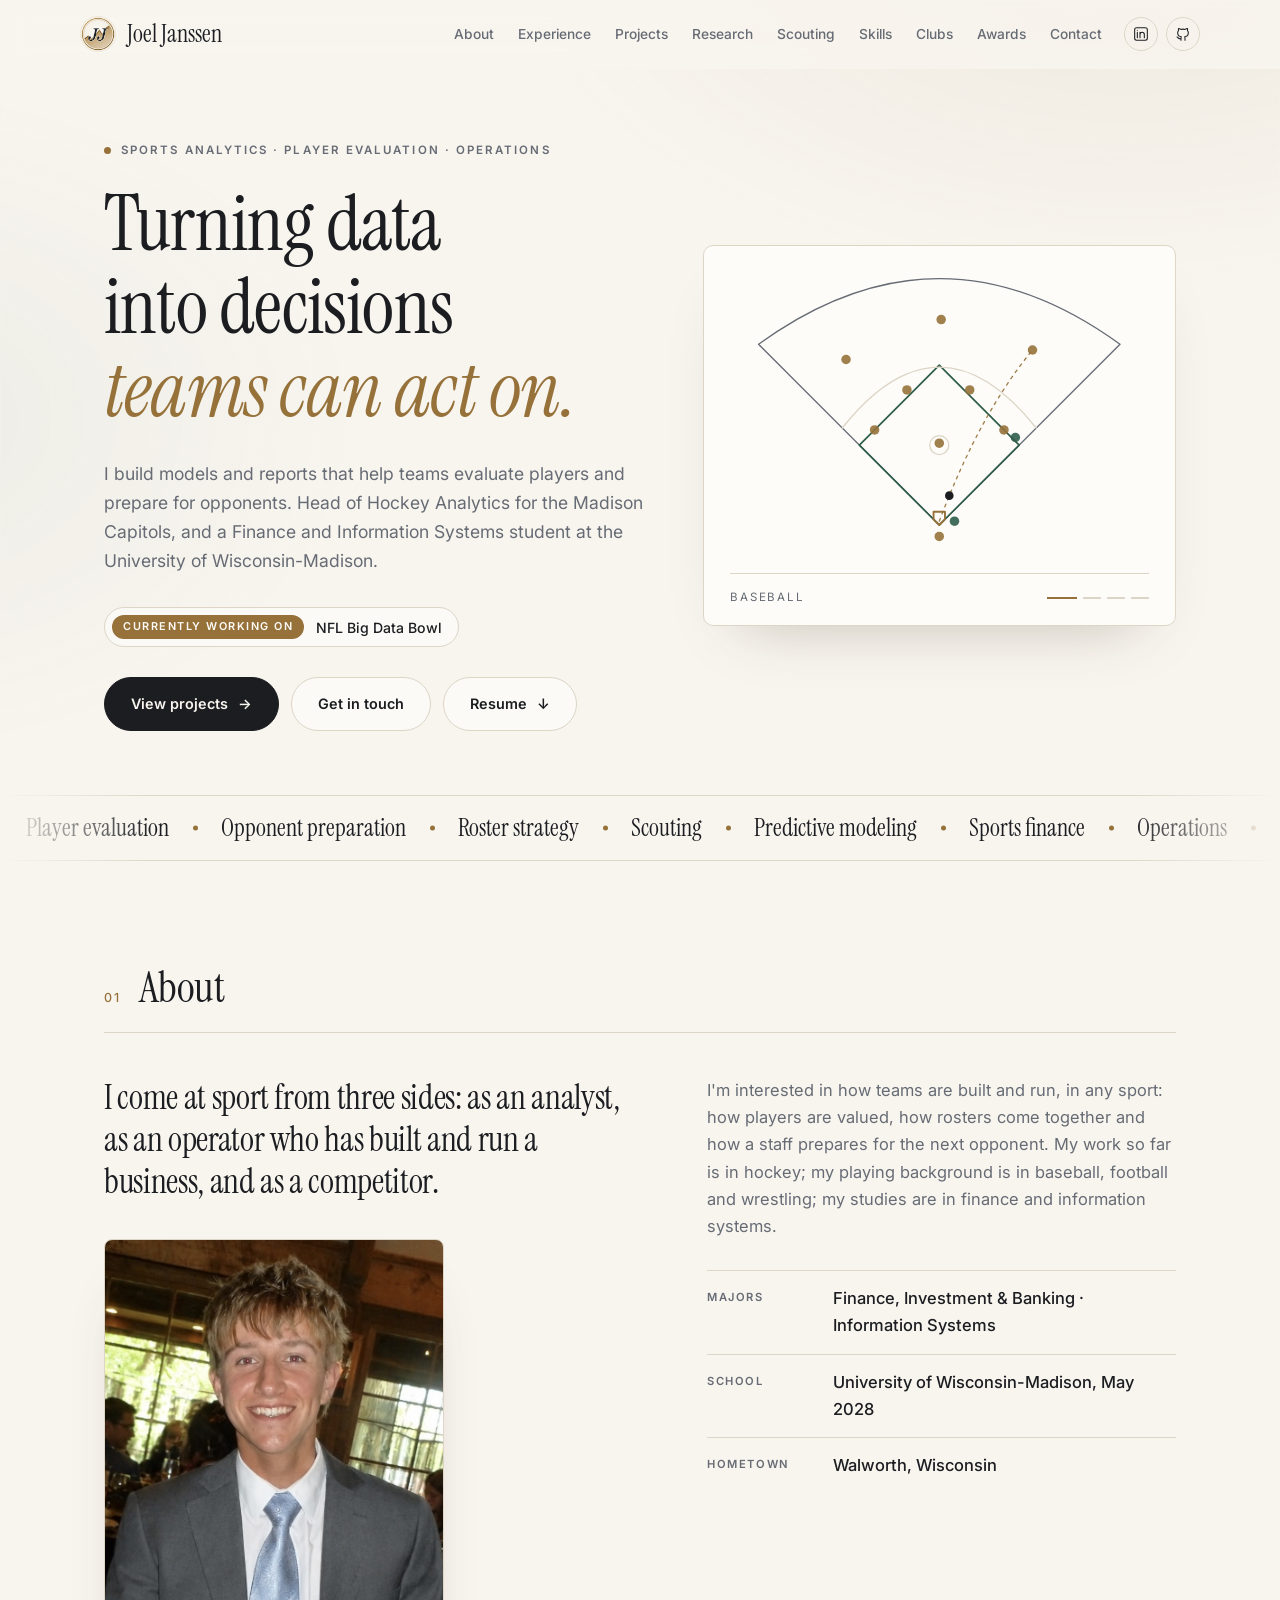
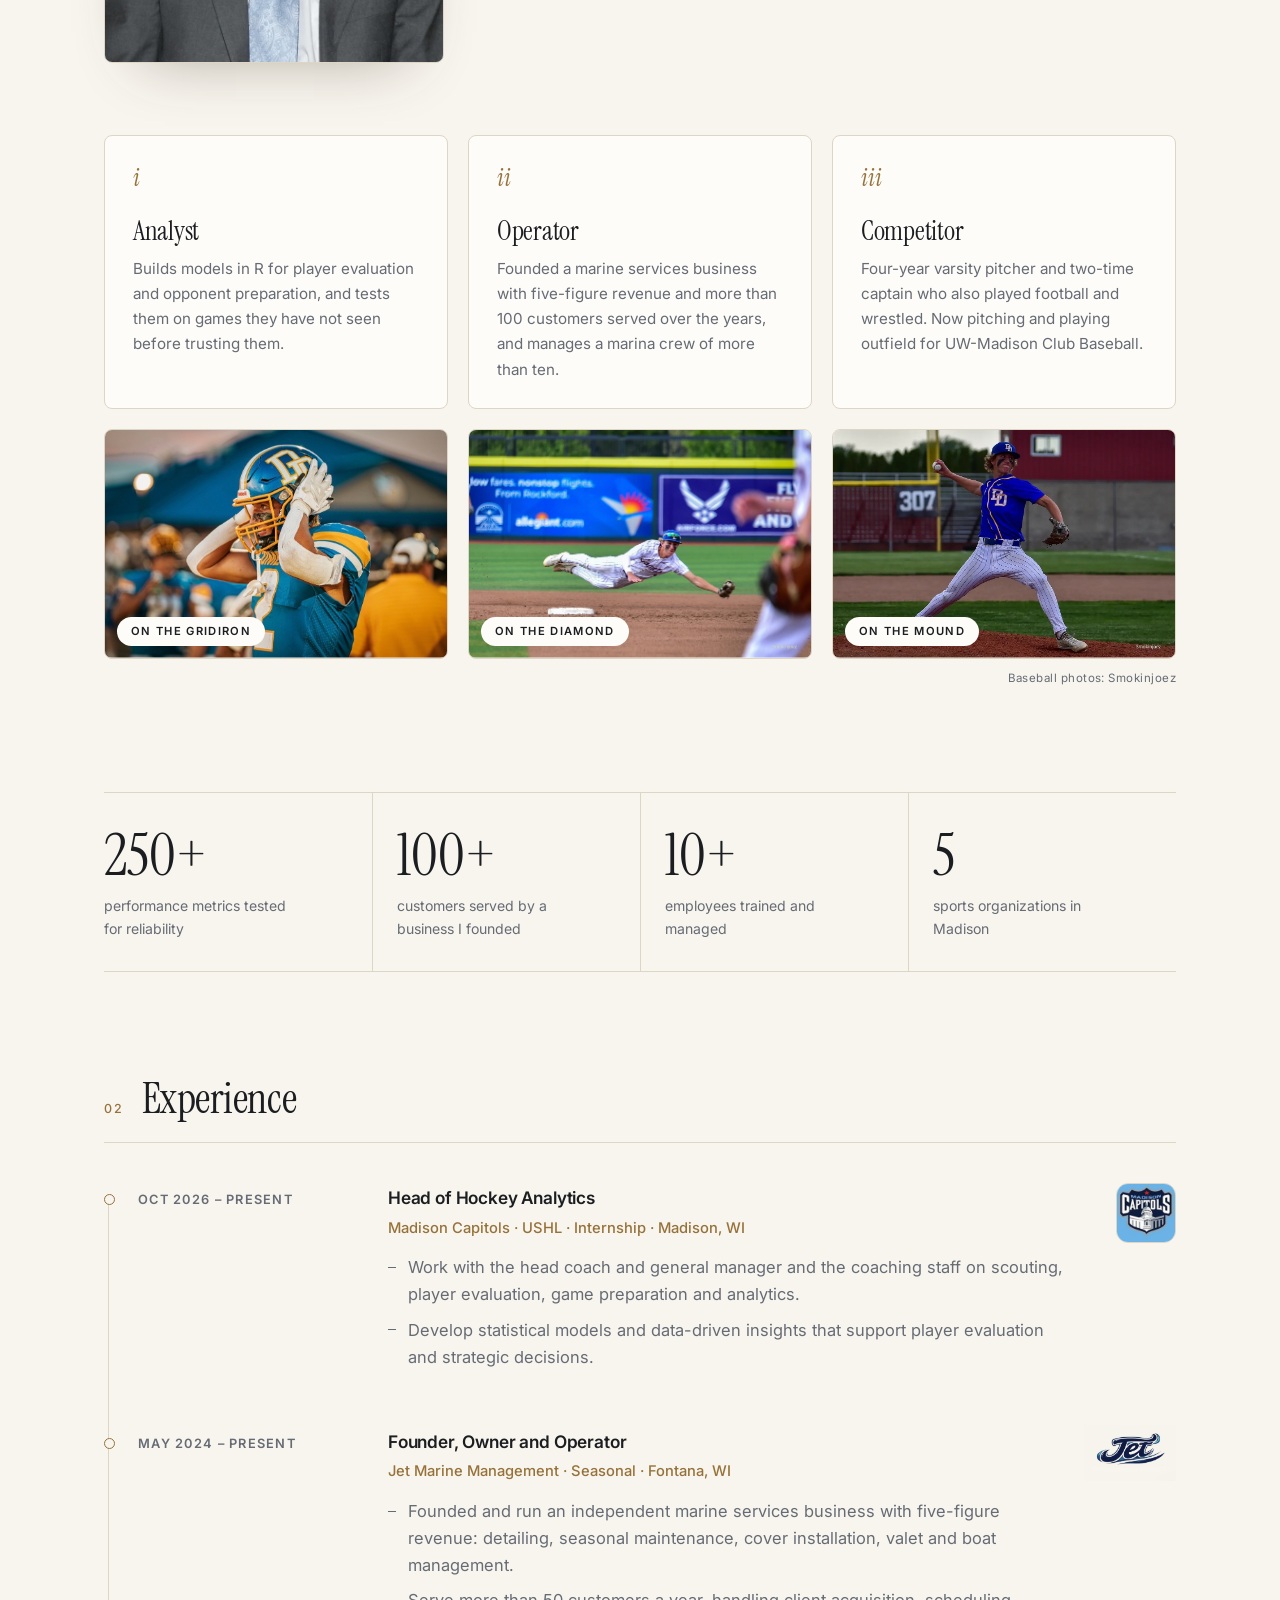
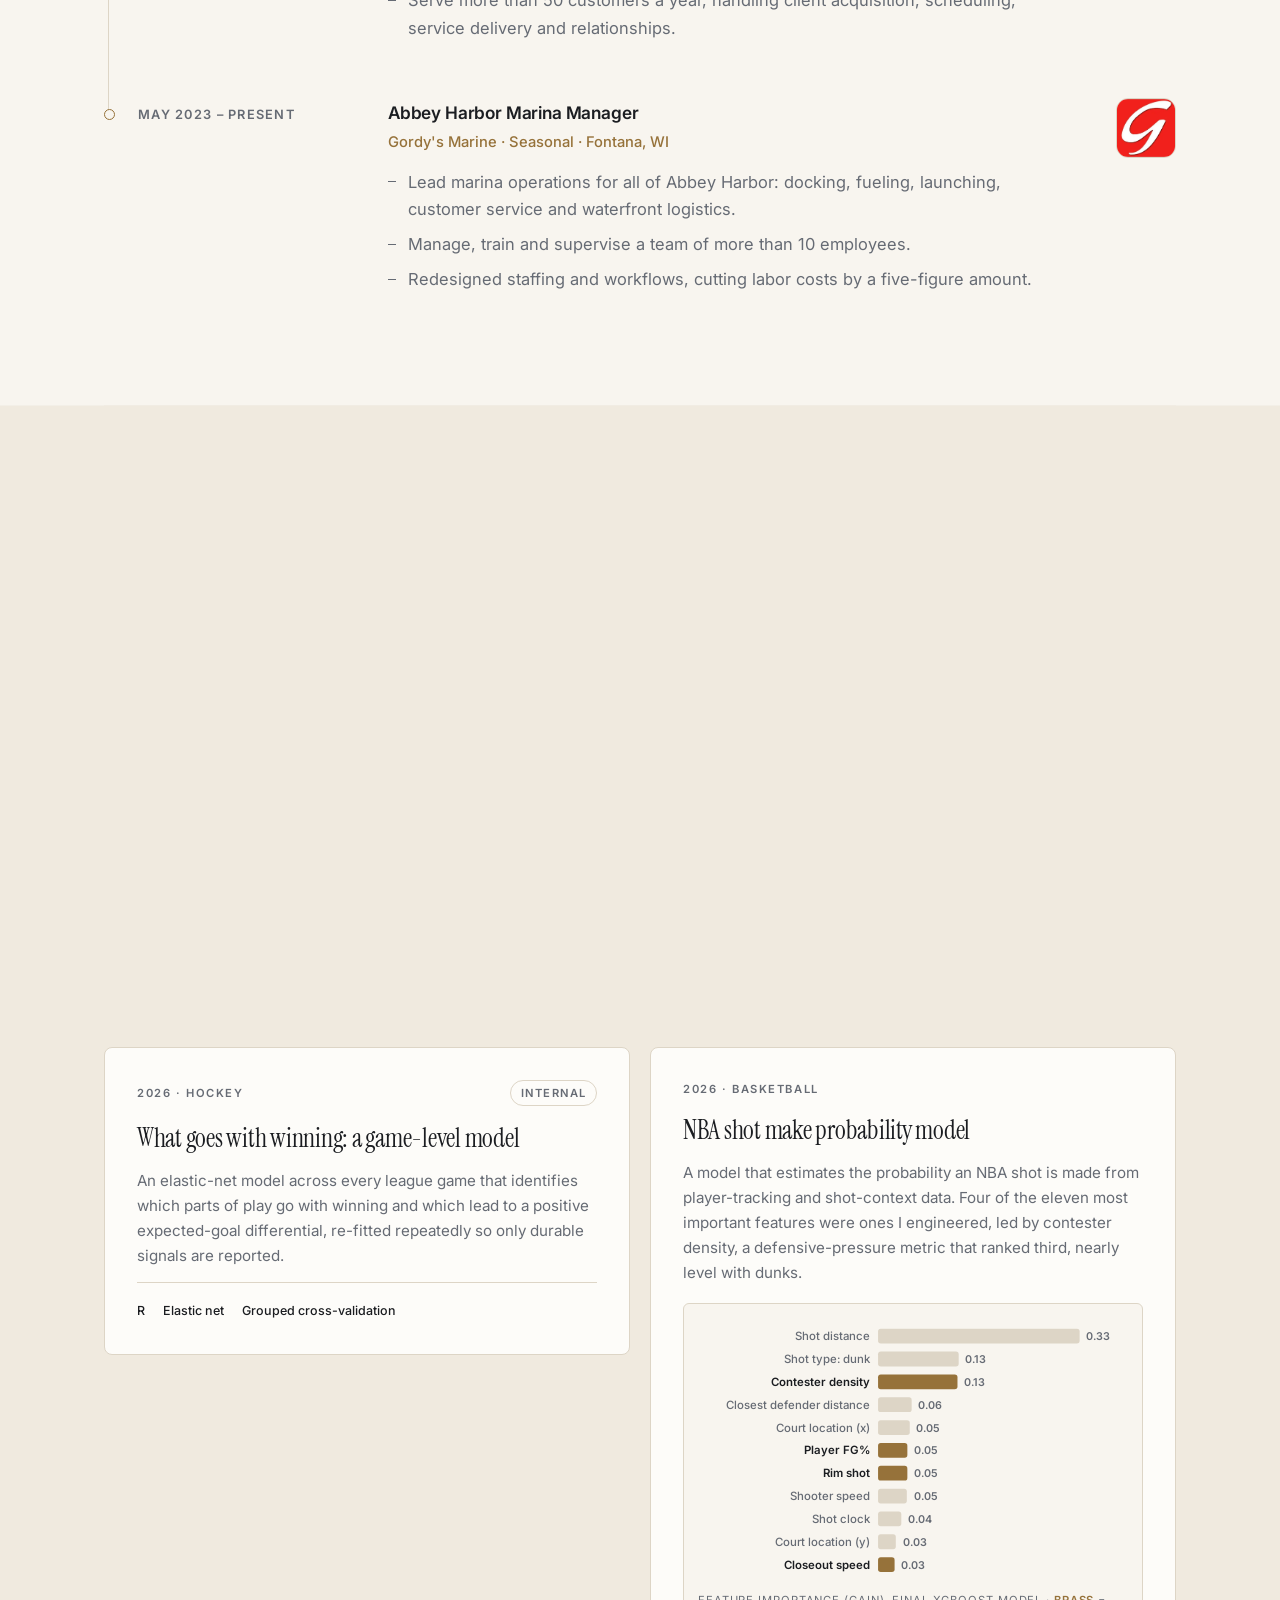
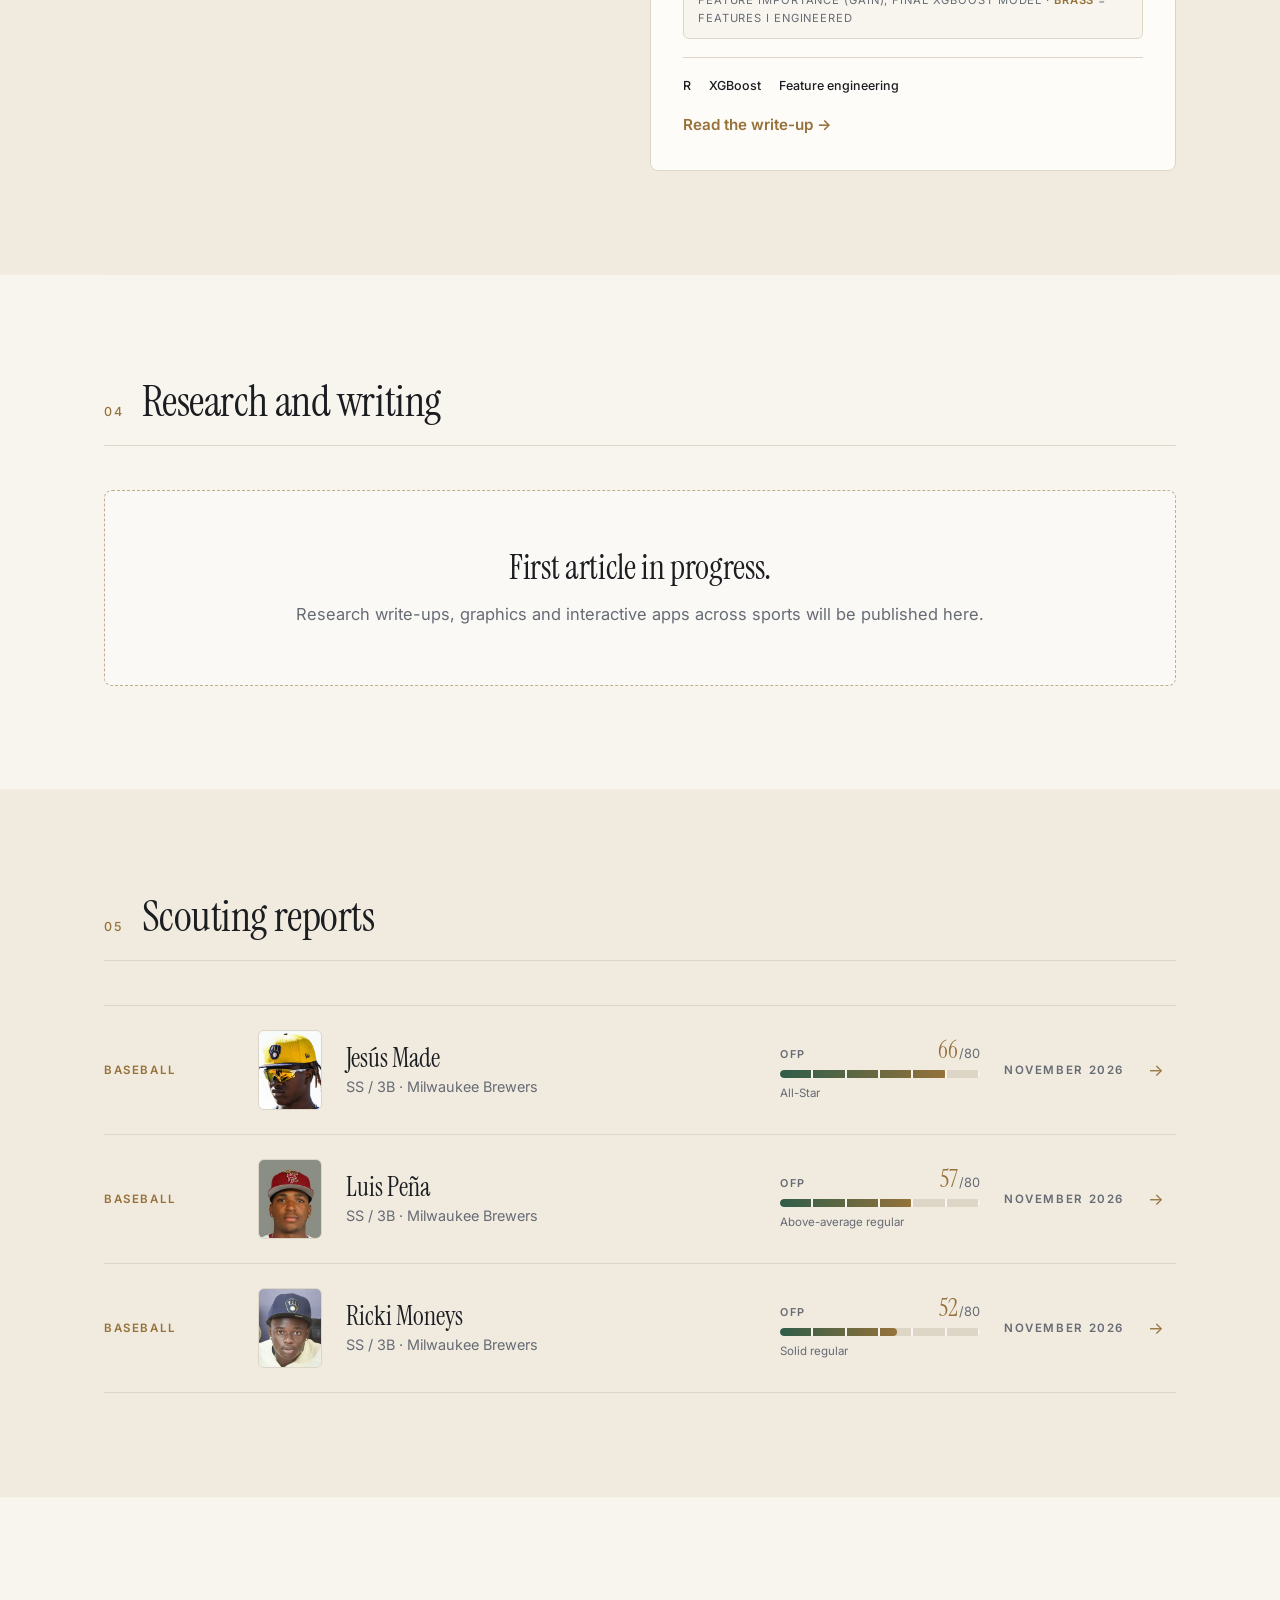
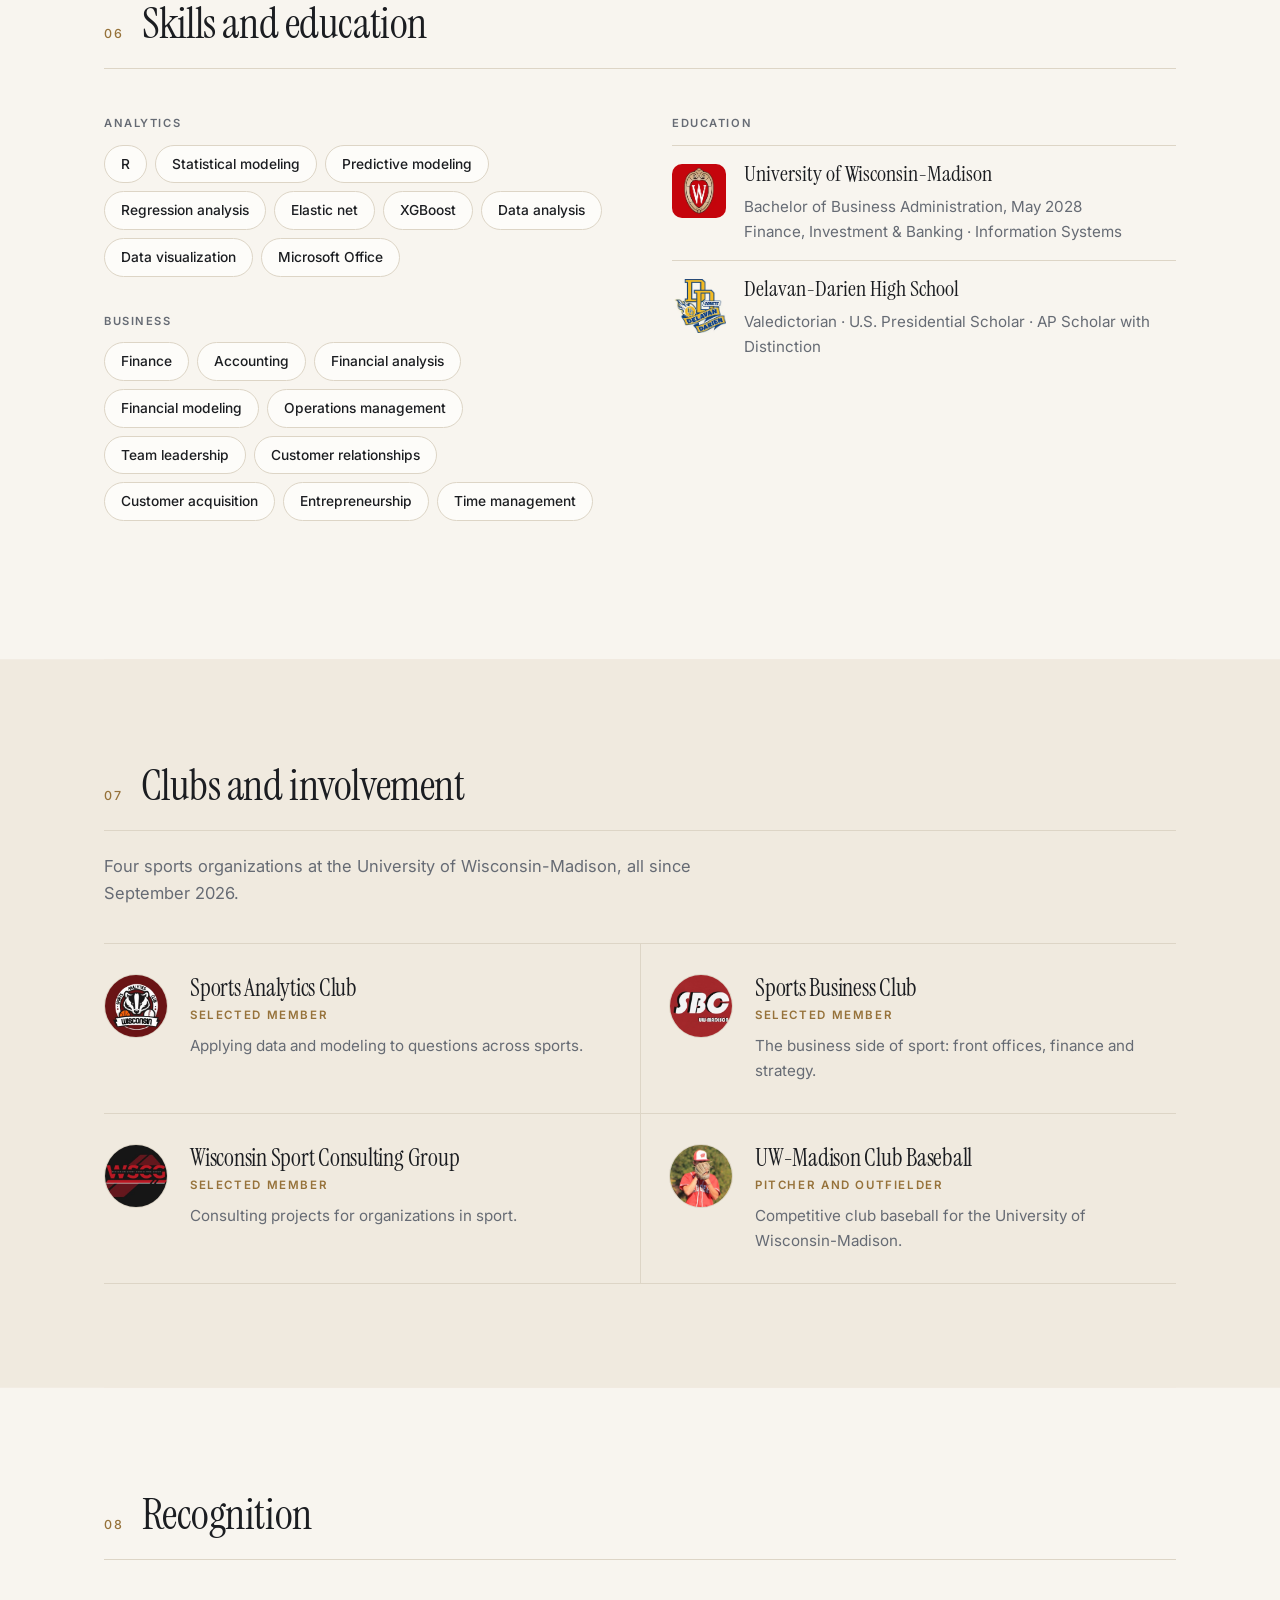
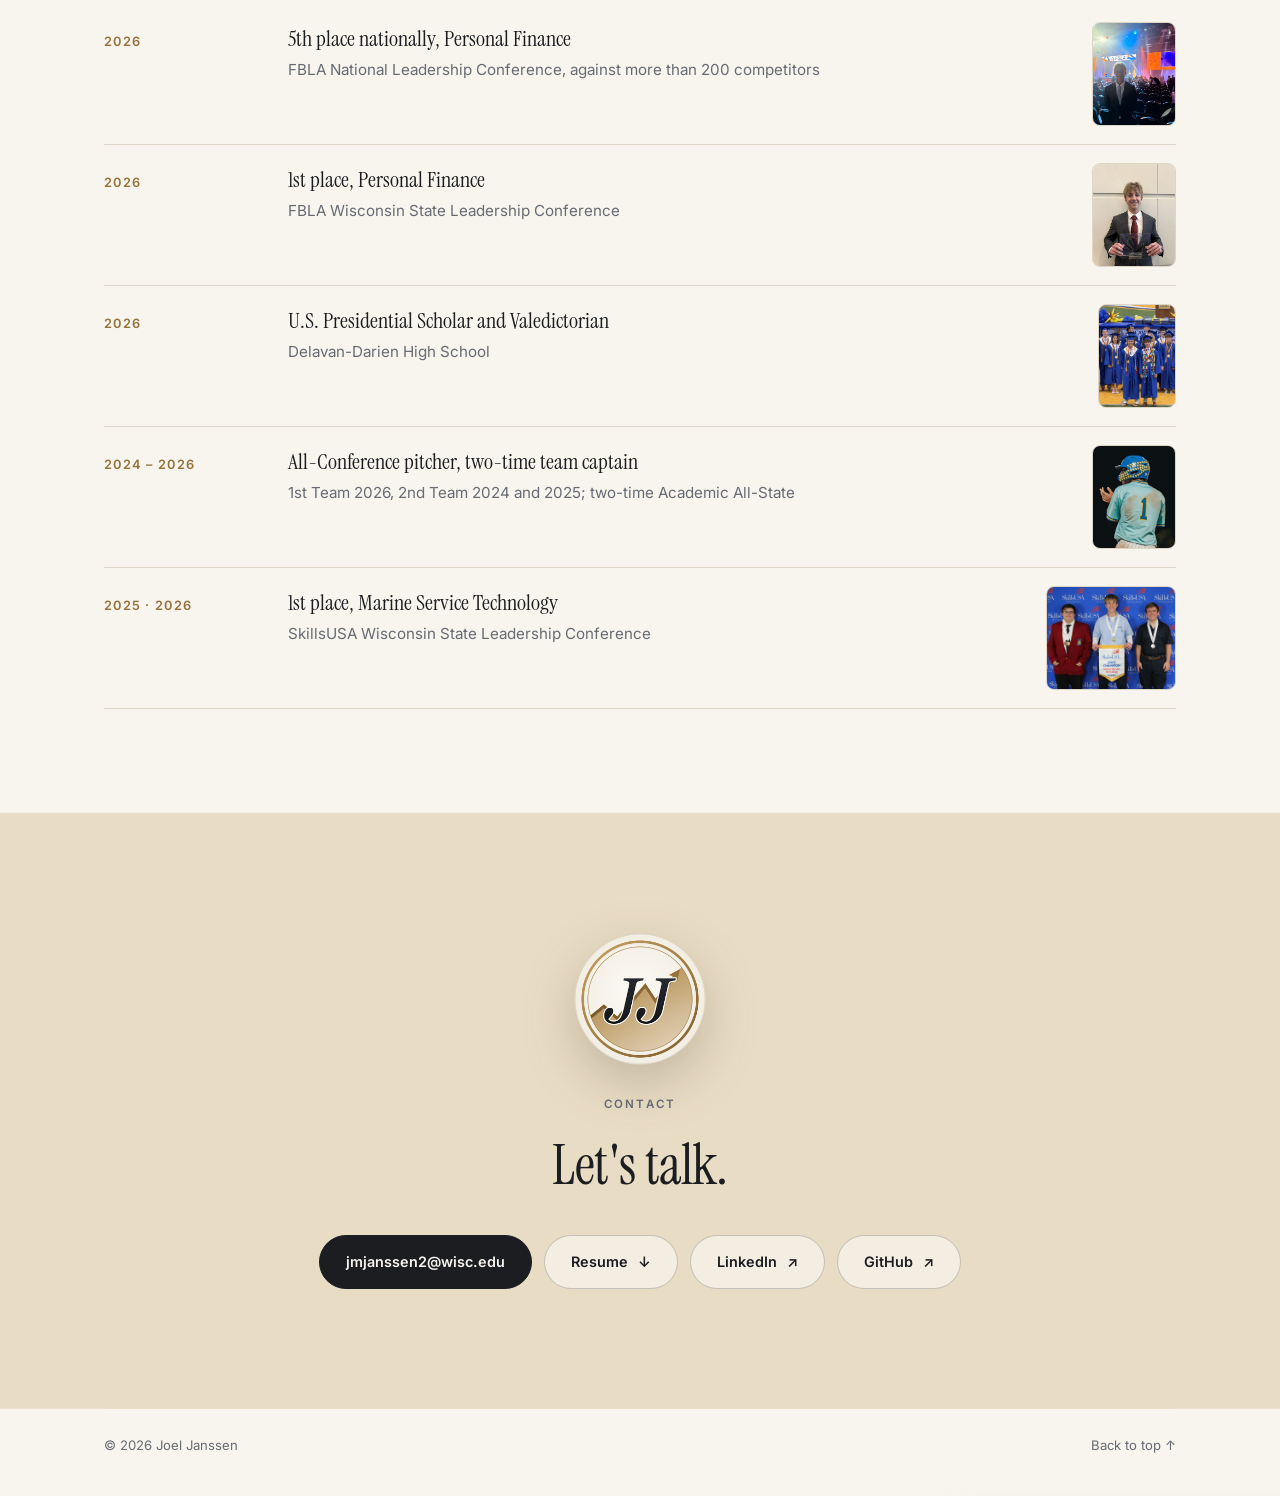
<file: index.html>
<!doctype html>
<html lang="en">
<head>
  <meta charset="utf-8">
  <meta name="viewport" content="width=device-width, initial-scale=1">
  <meta name="color-scheme" content="light">
  <title>Joel Janssen's Portfolio | Sports Analytics</title>
  <meta name="description" content="Joel Janssen: sports analytics, player evaluation and operations. Head of Hockey Analytics for the Madison Capitols (USHL) and a business student at the University of Wisconsin-Madison.">
  <!-- The JJ logo shown on the browser tab and when the site is saved to a phone's home screen -->
  <link rel="icon" href="/favicon.ico?v=20261118114054" sizes="16x16 32x32 48x48">
  <link rel="icon" type="image/png" sizes="192x192" href="images/favicon-192.png?v=20261118114054">
  <link rel="icon" type="image/png" sizes="96x96" href="images/favicon-96.png?v=20261118114054">
  <link rel="icon" type="image/png" sizes="48x48" href="images/favicon-48.png?v=20261118114054">
  <link rel="icon" type="image/png" sizes="32x32" href="images/favicon-32.png?v=20261118114054">
  <link rel="icon" type="image/png" sizes="16x16" href="images/favicon-16.png?v=20261118114054">
  <link rel="apple-touch-icon" href="images/apple-touch-icon.png?v=20261111222240">
  <!-- How the site appears when its link is shared (LinkedIn, texts, Slack) -->
  <meta property="og:type" content="website">
  <meta property="og:url" content="https://joeljanssen.com/">
  <meta property="og:title" content="Joel Janssen's Portfolio">
  <meta property="og:description" content="Sports analytics, player evaluation and operations. Projects, research and scouting reports.">
  <meta property="og:image" content="https://joeljanssen.com/images/preview.jpg">
  <meta property="og:image:width" content="1200">
  <meta property="og:image:height" content="630">
  <meta property="og:site_name" content="Joel Janssen">
  <meta name="twitter:card" content="summary_large_image">
  <!-- Tells Google to show "Joel Janssen" as the site name in search results -->
  <script type="application/ld+json">
  {
    "@context": "https://schema.org",
    "@type": "WebSite",
    "name": "Joel Janssen",
    "alternateName": ["Joel Janssen Portfolio", "joeljanssen.com"],
    "url": "https://joeljanssen.com/"
  }
  </script>
  <script>document.documentElement.classList.add("js");</script>
  <link rel="preconnect" href="https://fonts.googleapis.com">
  <link rel="preconnect" href="https://fonts.gstatic.com" crossorigin>
  <link href="https://fonts.googleapis.com/css2?family=Instrument+Serif:ital@0;1&family=Inter:wght@400;500;600&display=swap" rel="stylesheet">
  <link rel="stylesheet" href="styles.css?v=20261112184500">
</head>
<body>

<div class="progress" aria-hidden="true"></div>

<header class="top">
  <a class="brand" href="#home"><img src="images/logo-128.png?v=20261111222240" alt="" width="36" height="36">Joel Janssen</a>
  <nav aria-label="Sections">
    <a href="#about">About</a>
    <a href="#experience">Experience</a>
    <a href="#projects">Projects</a>
    <a href="#research">Research</a>
    <a href="#scouting">Scouting</a>
    <a href="#skills">Skills</a>
    <a href="#clubs">Clubs</a>
    <a href="#awards">Awards</a>
    <a href="#contact">Contact</a>
  </nav>
  <div class="social">
    <a href="https://www.linkedin.com/in/joel-janssen-87234a402/" target="_blank" rel="noopener" aria-label="LinkedIn">
      <svg viewBox="0 0 24 24" aria-hidden="true"><path d="M6.5 9.5v8M6.5 6.4v.1M10.5 17.5v-8M10.5 13c0-2 1.3-3.5 3.3-3.5s3.200 1.300 3.200 3.500v4.500"/><rect x="2.500" y="2.500" width="19" height="19" rx="3"/></svg>
    </a>
    <a href="https://github.com/JoelJanssen27" target="_blank" rel="noopener" aria-label="GitHub">
      <svg viewBox="0 0 24 24" aria-hidden="true"><path d="M9 19c-4 1.300-4-2-6-2.500M15 21.500v-3.300c0-1 .1-1.400-.5-2 2.800-.3 5.500-1.400 5.500-6a4.600 4.600 0 0 0-1.300-3.200 4.200 4.200 0 0 0-.1-3.200s-1.100-.3-3.500 1.300a12 12 0 0 0-6.200 0C6.500 3.500 5.400 3.800 5.400 3.800a4.200 4.200 0 0 0-.1 3.200A4.600 4.600 0 0 0 4 10.200c0 4.600 2.700 5.700 5.500 6-.6.600-.600 1.200-.5 2v3.300"/></svg>
    </a>
  </div>
</header>

<main>

  <!-- ============ INTRO ============ -->
  <section class="hero" id="home">
    <div class="hero-text">
      <p class="eyebrow reveal"><span class="pulse"></span>Sports analytics · Player evaluation · Operations</p>
      <h1 class="reveal">Turning data into decisions <em>teams can act on.</em></h1>
      <p class="lede reveal">I build models and reports that help teams evaluate players and prepare for opponents. Head of Hockey Analytics for the Madison Capitols, and a Finance and Information Systems student at the University of Wisconsin-Madison.</p>
      <!-- Update this line whenever what you are working on changes. -->
      <p class="now reveal"><b>Currently working on</b>NFL Big Data Bowl</p>
      <div class="actions reveal">
        <a class="btn primary" href="#projects">View projects <span aria-hidden="true">→</span></a>
        <a class="btn ghost" href="#contact">Get in touch</a>
        <a class="btn ghost" href="Joel-Janssen-Resume.pdf" target="_blank" rel="noopener">Resume <span aria-hidden="true">↓</span></a>
      </div>
    </div>

    <figure class="fields reveal">
      <div class="stage" role="button" tabindex="0" aria-label="Show the next sport" title="Click to switch sports">
        <!-- Baseball -->
        <svg class="field on" viewBox="0 0 440 300" data-name="Baseball">
          <path d="M220 266 L30 76 Q220 -62 410 76 Z" class="draw edge" pathLength="1"/>
          <path d="M220 266 L304 182 L220 98 L136 182 Z" class="draw main" pathLength="1"/>
          <path d="M118 164 Q220 36 322 164" class="draw thin" pathLength="1"/>
          <circle cx="220" cy="182" r="10" class="draw thin" pathLength="1"/>
          <path d="M214 252 h12 v8 l-6 6 l-6 -6 z" class="draw accent" pathLength="1"/>
          <path d="M220 262 Q262 150 318 82" class="route"/>
          <g class="marks">
            <circle cx="318" cy="82" r="5" class="target"/><circle cx="220" cy="180" r="5"/><circle cx="220" cy="278" r="5"/><circle cx="288" cy="166" r="5"/>
            <circle cx="252" cy="124" r="5"/><circle cx="186" cy="124" r="5"/><circle cx="152" cy="166" r="5"/><circle cx="122" cy="92" r="5"/>
            <circle cx="222" cy="50" r="5"/><circle cx="236" cy="262" r="5" class="opp"/><circle cx="300" cy="174" r="5" class="opp"/>
          </g>
        </svg>
        <!-- Football -->
        <svg class="field" viewBox="0 0 440 300" data-name="Football">
          <rect x="8" y="42" width="424" height="216" rx="4" class="draw edge" pathLength="1"/>
          <line x1="50" y1="42" x2="50" y2="258" class="draw main" pathLength="1"/>
          <line x1="390" y1="42" x2="390" y2="258" class="draw main" pathLength="1"/>
          <line x1="84" y1="42" x2="84" y2="258" class="draw thin" pathLength="1"/>
          <line x1="118" y1="42" x2="118" y2="258" class="draw thin" pathLength="1"/>
          <line x1="152" y1="42" x2="152" y2="258" class="draw thin" pathLength="1"/>
          <line x1="186" y1="42" x2="186" y2="258" class="draw thin" pathLength="1"/>
          <line x1="220" y1="42" x2="220" y2="258" class="draw accent" pathLength="1"/>
          <line x1="254" y1="42" x2="254" y2="258" class="draw thin" pathLength="1"/>
          <line x1="288" y1="42" x2="288" y2="258" class="draw thin" pathLength="1"/>
          <line x1="322" y1="42" x2="322" y2="258" class="draw thin" pathLength="1"/>
          <line x1="356" y1="42" x2="356" y2="258" class="draw thin" pathLength="1"/>
          <path d="M156 150 Q220 70 300 80" class="route"/>
          <g class="marks">
            <circle cx="300" cy="80" r="4" class="target"/><circle cx="156" cy="150" r="4"/><circle cx="190" cy="128" r="4"/><circle cx="190" cy="140" r="4"/>
            <circle cx="190" cy="152" r="4"/><circle cx="190" cy="164" r="4"/><circle cx="190" cy="176" r="4"/><circle cx="172" cy="170" r="4"/>
            <circle cx="218" cy="192" r="4"/><circle cx="252" cy="214" r="4"/><circle cx="278" cy="238" r="4"/><circle cx="200" cy="130" r="4" class="opp"/>
            <circle cx="200" cy="146" r="4" class="opp"/><circle cx="200" cy="160" r="4" class="opp"/><circle cx="200" cy="176" r="4" class="opp"/><circle cx="222" cy="118" r="4" class="opp"/>
            <circle cx="228" cy="160" r="4" class="opp"/><circle cx="238" cy="196" r="4" class="opp"/><circle cx="290" cy="90" r="4" class="opp"/><circle cx="284" cy="228" r="4" class="opp"/>
            <circle cx="330" cy="106" r="4" class="opp"/><circle cx="304" cy="178" r="4" class="opp"/>
          </g>
        </svg>
        <!-- Hockey -->
        <svg class="field" viewBox="0 0 440 300" data-name="Hockey">
          <rect x="8" y="8" width="424" height="284" rx="78" class="draw edge" pathLength="1"/>
          <line x1="220" y1="8" x2="220" y2="292" class="draw accent" pathLength="1"/>
          <line x1="154" y1="8" x2="154" y2="292" class="draw main" pathLength="1"/>
          <line x1="286" y1="8" x2="286" y2="292" class="draw main" pathLength="1"/>
          <line x1="50" y1="34" x2="50" y2="266" class="draw thin" pathLength="1"/>
          <line x1="390" y1="34" x2="390" y2="266" class="draw thin" pathLength="1"/>
          <circle cx="220" cy="150" r="40" class="draw thin" pathLength="1"/>
          <circle cx="96" cy="88" r="27" class="draw thin" pathLength="1"/>
          <circle cx="96" cy="212" r="27" class="draw thin" pathLength="1"/>
          <circle cx="344" cy="88" r="27" class="draw thin" pathLength="1"/>
          <circle cx="344" cy="212" r="27" class="draw thin" pathLength="1"/>
          <path d="M50 140 h-8 v20 h8" class="draw accent" pathLength="1"/>
          <path d="M390 140 h8 v20 h-8" class="draw accent target" pathLength="1"/>
          <path d="M300 64 Q352 98 392 152" class="route"/>
          <g class="marks">
            <circle cx="300" cy="64" r="5"/><circle cx="300" cy="236" r="5"/><circle cx="354" cy="124" r="5"/><circle cx="344" cy="206" r="5"/>
            <circle cx="322" cy="170" r="5"/><circle cx="56" cy="150" r="5"/><circle cx="378" cy="141" r="5" class="opp"/><circle cx="368" cy="124" r="5" class="opp"/>
            <circle cx="362" cy="180" r="5" class="opp"/><circle cx="312" cy="94" r="5" class="opp"/><circle cx="316" cy="214" r="5" class="opp"/><circle cx="276" cy="152" r="5" class="opp"/>
          </g>
        </svg>
        <!-- Basketball -->
        <svg class="field" viewBox="0 0 440 300" data-name="Basketball">
          <rect x="20" y="20" width="400" height="260" rx="4" class="draw edge" pathLength="1"/>
          <path d="M50 280 V220 A173.400 173.400 0 0 1 390 220 V280" class="draw main" pathLength="1"/>
          <rect x="172" y="150" width="96" height="130" class="draw main" pathLength="1"/>
          <circle cx="220" cy="150" r="48" class="draw thin" pathLength="1"/>
          <path d="M180 20 A40 40 0 0 0 260 20" class="draw thin" pathLength="1"/>
          <path d="M196 254 A24 24 0 0 1 244 254" class="draw thin" pathLength="1"/>
          <line x1="200" y1="266" x2="240" y2="266" class="draw accent" pathLength="1"/>
          <circle cx="220" cy="256" r="8" class="draw accent target" pathLength="1"/>
          <path d="M236 70 Q300 96 362 140 L220 256" class="route"/>
          <g class="marks">
            <circle cx="236" cy="70" r="5"/><circle cx="362" cy="140" r="5"/><circle cx="38" cy="252" r="5"/><circle cx="196" cy="216" r="5"/>
            <circle cx="262" cy="178" r="5"/><circle cx="238" cy="92" r="5" class="opp"/><circle cx="346" cy="156" r="5" class="opp"/><circle cx="60" cy="240" r="5" class="opp"/>
            <circle cx="208" cy="234" r="5" class="opp"/><circle cx="250" cy="196" r="5" class="opp"/>
          </g>
        </svg>
      </div>
      <figcaption><span><span class="field-name" aria-live="polite">Baseball</span><span class="field-hint" aria-hidden="true">· Hover for make %</span></span><span class="ticks"><button type="button" class="on" aria-label="Baseball"></button><button type="button" aria-label="Football"></button><button type="button" aria-label="Hockey"></button><button type="button" aria-label="Basketball"></button></span></figcaption>
    </figure>
  </section>

  <!-- moving band of focus areas -->
  <div class="marquee" aria-hidden="true">
    <div class="track">
      <span>Player evaluation</span><span>Opponent preparation</span><span>Roster strategy</span><span>Scouting</span><span>Predictive modeling</span><span>Sports finance</span><span>Operations</span><span>Baseball</span><span>Football</span><span>Hockey</span><span>Basketball</span>
      <span>Player evaluation</span><span>Opponent preparation</span><span>Roster strategy</span><span>Scouting</span><span>Predictive modeling</span><span>Sports finance</span><span>Operations</span><span>Baseball</span><span>Football</span><span>Hockey</span><span>Basketball</span>
    </div>
  </div>

  <!-- ============ ABOUT ============ -->
  <section id="about">
    <header class="section-head reveal"><span class="num">01</span><h2>About</h2></header>
    <div class="split">
      <div class="reveal">
        <p class="statement">I come at sport from three sides: as an analyst, as an operator who has built and run a business, and as a competitor.</p>
        <!-- Your portrait: save a photo as images/joel.jpg and it appears here. Until then this spot stays hidden. -->
        <figure class="portrait"><img src="images/joel.jpg" alt="Joel Janssen" style="object-position: 50% 20%" onerror="this.parentNode.remove()"></figure>
      </div>
      <div class="reveal">
        <p>I'm interested in how teams are built and run, in any sport: how players are valued, how rosters come together and how a staff prepares for the next opponent. My work so far is in hockey; my playing background is in baseball, football and wrestling; my studies are in finance and information systems.</p>
        <dl class="facts">
          <div><dt>Majors</dt><dd>Finance, Investment &amp; Banking · Information Systems</dd></div>
          <div><dt>School</dt><dd>University of Wisconsin-Madison, May 2028</dd></div>
          <div><dt>Hometown</dt><dd>Walworth, Wisconsin</dd></div>
        </dl>
      </div>
    </div>

    <div class="pillars">
      <article class="pillar reveal">
        <span class="pillar-num">i</span>
        <h3>Analyst</h3>
        <p>Builds models in R for player evaluation and opponent preparation, and tests them on games they have not seen before trusting them.</p>
      </article>
      <article class="pillar reveal">
        <span class="pillar-num">ii</span>
        <h3>Operator</h3>
        <p>Founded a marine services business with five-figure revenue and more than 100 customers served over the years, and manages a marina crew of more than ten.</p>
      </article>
      <article class="pillar reveal">
        <span class="pillar-num">iii</span>
        <h3>Competitor</h3>
        <p>Four-year varsity pitcher and two-time captain who also played football and wrestled. Now pitching and playing outfield for UW-Madison Club Baseball.</p>
      </article>
    </div>

    <!-- Photo row: save up to three photos as images/photo-1.jpg, photo-2.jpg and photo-3.jpg.
         Each one appears when its file exists. Change the caption text to suit each photo. -->
    <div class="gallery">
      <figure class="reveal"><img src="images/photo-1.jpg" alt="Joel Janssen in football uniform on the sideline" style="object-position: 60% 50%" onerror="this.parentNode.remove()"><figcaption>On the Gridiron</figcaption></figure>
      <figure class="reveal"><img src="images/photo-2.jpg" alt="Joel Janssen making a diving stop near second base" onerror="this.parentNode.remove()"><figcaption>On the Diamond</figcaption></figure>
      <figure class="reveal"><img src="images/photo-3.jpg" alt="Joel Janssen pitching" onerror="this.parentNode.remove()"><figcaption>On the mound</figcaption></figure>
    </div>
    <p class="credit">Baseball photos: Smokinjoez</p>
  </section>

  <ul class="stats reveal">
    <li><b data-count="250" data-suffix="+">250+</b><span>performance metrics tested for reliability</span></li>
    <li><b data-count="100" data-suffix="+">100+</b><span>customers served by a business I founded</span></li>
    <li><b data-count="10" data-suffix="+">10+</b><span>employees trained and managed</span></li>
    <li><b data-count="5">5</b><span>sports organizations in Madison</span></li>
  </ul>

  <!-- ============ EXPERIENCE ============ -->
  <section id="experience">
    <header class="section-head reveal"><span class="num">02</span><h2>Experience</h2></header>
    <div class="timeline">
      <article class="job reveal">
        <p class="when">Oct 2026 – Present</p>
        <div>
          <img class="job-logo tile" src="images/capitols.jpg" alt="Madison Capitols logo" onerror="this.remove()">
          <h3>Head of Hockey Analytics</h3>
          <p class="org">Madison Capitols · USHL · Internship · Madison, WI</p>
          <ul>
            <li>Work with the head coach and general manager and the coaching staff on scouting, player evaluation, game preparation and analytics.</li>
            <li>Develop statistical models and data-driven insights that support player evaluation and strategic decisions.</li>
          </ul>
        </div>
      </article>
      <article class="job reveal">
        <p class="when">May 2024 – Present</p>
        <div>
          <img class="job-logo" src="images/jet-marine.jpg?v=202611111036" alt="Jet Marine Management logo" onerror="this.remove()">
          <h3>Founder, Owner and Operator</h3>
          <p class="org">Jet Marine Management · Seasonal · Fontana, WI</p>
          <ul>
            <li>Founded and run an independent marine services business with five-figure revenue: detailing, seasonal maintenance, cover installation, valet and boat management.</li>
            <li>Serve more than 50 customers a year, handling client acquisition, scheduling, service delivery and relationships.</li>
          </ul>
        </div>
      </article>
      <article class="job reveal">
        <p class="when">May 2023 – Present</p>
        <div>
          <img class="job-logo tile" src="images/gordys.png" alt="Gordy's Marine logo" onerror="this.remove()">
          <h3>Abbey Harbor Marina Manager</h3>
          <p class="org">Gordy's Marine · Seasonal · Fontana, WI</p>
          <ul>
            <li>Lead marina operations for all of Abbey Harbor: docking, fueling, launching, customer service and waterfront logistics.</li>
            <li>Manage, train and supervise a team of more than 10 employees.</li>
            <li>Redesigned staffing and workflows, cutting labor costs by a five-figure amount.</li>
          </ul>
        </div>
      </article>
    </div>
  </section>

  <!-- ============ PROJECTS ============ -->
  <section id="projects" class="band">
    <header class="section-head reveal"><span class="num">03</span><h2>Projects</h2></header>
    <p class="section-note reveal">Work done for a team uses licensed data and is internal to that team, so it is described here without results.</p>

    <div class="cards">
      <!-- To add a project: copy one whole <article class="card reveal">...</article> block,
           paste it where you want it to appear, and change the text. -->
      <article class="card reveal">
        <p class="meta"><span>2026 · Hockey</span><span class="pill">Internal</span></p>
        <h3>Opponent-adjusted team ratings and pre-scout reports</h3>
        <p>Rates every team in a league on offense and defense after adjusting for the opponents it has faced, then produces a one-page report for each upcoming opponent: projected matchup, strengths, weak spots and a side-by-side profile.</p>
        <p class="tags"><span>R</span><span>Ridge regression</span><span>Automated reporting</span></p>
      </article>

      <article class="card reveal">
        <p class="meta"><span>2026 · Hockey</span><span class="pill">Internal</span></p>
        <h3>Which metrics can a staff trust?</h3>
        <p>A study of roughly 250 performance metrics that separates repeatable team traits from game-to-game noise, then checks which traits carry over to results in games they never saw.</p>
        <p class="tags"><span>R</span><span>Split-half reliability</span><span>Permutation testing</span></p>
      </article>

      <article class="card reveal fit">
        <p class="meta"><span>2026 · Hockey</span><span class="pill">Internal</span></p>
        <h3>What goes with winning: a game-level model</h3>
        <p>An elastic-net model across every league game that identifies which parts of play go with winning and which lead to a positive expected-goal differential, re-fitted repeatedly so only durable signals are reported.</p>
        <p class="tags"><span>R</span><span>Elastic net</span><span>Grouped cross-validation</span></p>
      </article>

      <article class="card reveal">
        <p class="meta"><span>2026 · Basketball</span></p>
        <h3>NBA shot make probability model</h3>
        <p>A model that estimates the probability an NBA shot is made from player-tracking and shot-context data. Four of the eleven most important features were ones I engineered, led by contester density, a defensive-pressure metric that ranked third, nearly level with dunks.</p>
        <figure class="mini-chart">
          <svg viewBox="0 0 320 197" role="img" aria-label="Bar chart of feature importance in the final XGBoost model. Shot distance leads at 0.33 gain; contester density, an engineered feature, is third at 0.13, nearly tied with dunk. Four of the top eleven features were engineered: contester density, player FG%, rim shot and closeout speed.">
            <text x="128" y="16.5" class="lab" text-anchor="end">Shot distance</text><rect x="134" y="8" width="150.0" height="11" rx="2" class="bar" style="--k:0"/><text x="289.0" y="16.5" class="val" style="--k:0">0.33</text><text x="128" y="33.5" class="lab" text-anchor="end">Shot type: dunk</text><rect x="134" y="25" width="60.0" height="11" rx="2" class="bar" style="--k:1"/><text x="199.0" y="33.5" class="val" style="--k:1">0.13</text><text x="128" y="50.5" class="lab eng" text-anchor="end">Contester density</text><rect x="134" y="42" width="59.1" height="11" rx="2" class="bar eng" style="--k:2"/><text x="198.1" y="50.5" class="val" style="--k:2">0.13</text><text x="128" y="67.5" class="lab" text-anchor="end">Closest defender distance</text><rect x="134" y="59" width="25.0" height="11" rx="2" class="bar" style="--k:3"/><text x="164.0" y="67.5" class="val" style="--k:3">0.06</text><text x="128" y="84.5" class="lab" text-anchor="end">Court location (x)</text><rect x="134" y="76" width="23.6" height="11" rx="2" class="bar" style="--k:4"/><text x="162.6" y="84.5" class="val" style="--k:4">0.05</text><text x="128" y="101.5" class="lab eng" text-anchor="end">Player FG%</text><rect x="134" y="93" width="21.8" height="11" rx="2" class="bar eng" style="--k:5"/><text x="160.8" y="101.5" class="val" style="--k:5">0.05</text><text x="128" y="118.5" class="lab eng" text-anchor="end">Rim shot</text><rect x="134" y="110" width="21.8" height="11" rx="2" class="bar eng" style="--k:6"/><text x="160.8" y="118.5" class="val" style="--k:6">0.05</text><text x="128" y="135.5" class="lab" text-anchor="end">Shooter speed</text><rect x="134" y="127" width="21.4" height="11" rx="2" class="bar" style="--k:7"/><text x="160.4" y="135.5" class="val" style="--k:7">0.05</text><text x="128" y="152.5" class="lab" text-anchor="end">Shot clock</text><rect x="134" y="144" width="17.3" height="11" rx="2" class="bar" style="--k:8"/><text x="156.3" y="152.5" class="val" style="--k:8">0.04</text><text x="128" y="169.5" class="lab" text-anchor="end">Court location (y)</text><rect x="134" y="161" width="13.2" height="11" rx="2" class="bar" style="--k:9"/><text x="152.2" y="169.5" class="val" style="--k:9">0.03</text><text x="128" y="186.5" class="lab eng" text-anchor="end">Closeout speed</text><rect x="134" y="178" width="12.3" height="11" rx="2" class="bar eng" style="--k:10"/><text x="151.3" y="186.5" class="val" style="--k:10">0.03</text>
          </svg>
          <figcaption>Feature importance (gain), final XGBoost model · <b>brass</b> = features I engineered</figcaption>
        </figure>
        <p class="tags"><span>R</span><span>XGBoost</span><span>Feature engineering</span></p>
        <p class="links"><a href="projects/nba-shot-model.pdf" target="_blank" rel="noopener">Read the write-up →</a></p>
        <!-- <p class="links"><a href="https://github.com/JoelJanssen27/REPO-NAME">Code on GitHub →</a></p> -->
      </article>
    </div>
  </section>

  <!-- ============ RESEARCH ============ -->
  <section id="research">
    <header class="section-head reveal"><span class="num">04</span><h2>Research and writing</h2></header>
    <div class="empty reveal">
      <p class="statement">First article in progress.</p>
      <p>Research write-ups, graphics and interactive apps across sports will be published here.</p>
    </div>
    <!-- To add an article: delete the <div class="empty reveal"> block above, then un-comment and edit this.
    <div class="cards">
      <article class="card reveal">
        <p class="meta"><span>Month 2027 · Baseball</span></p>
        <h3>Article title</h3>
        <p>Two sentences on the question and what you found.</p>
        <p class="links"><a href="articles/your-article.html">Read article →</a></p>
      </article>
    </div>
    -->
  </section>

  <!-- ============ SCOUTING ============ -->
  <section id="scouting" class="band">
    <header class="section-head reveal"><span class="num">05</span><h2>Scouting reports</h2></header>
    <div class="reports">
      <a class="report reveal" href="reports/2026-jesus-made.html">
        <span class="report-sport">Baseball</span>
        <img class="report-photo" src="images/report-jesus-made.webp" alt="Jesús Made" onerror="this.remove()">
        <span class="report-name">Jesús Made<small>SS / 3B · Milwaukee Brewers</small></span>
        <span class="ofp-meter" data-ofp="70" aria-label="Overall future potential 70 on the 20 to 80 scouting scale">
          <span class="ofp-top"><span class="ofp-lbl">OFP</span><span class="ofp-num"><b>70</b>/80</span></span>
          <span class="ofp-bar"><span class="ofp-fill"></span></span>
          <span class="ofp-grade">All-Star</span>
        </span>
        <span class="report-date">November 2026</span>
        <span class="report-arrow" aria-hidden="true">→</span>
      </a>
      <a class="report reveal" href="reports/2026-luis-pena.html">
        <span class="report-sport">Baseball</span>
        <img class="report-photo" src="images/report-luis-pena.jpg" alt="Luis Peña" onerror="this.remove()">
        <span class="report-name">Luis Peña<small>SS / 3B · Milwaukee Brewers</small></span>
        <span class="ofp-meter" data-ofp="60" aria-label="Overall future potential 60 on the 20 to 80 scouting scale">
          <span class="ofp-top"><span class="ofp-lbl">OFP</span><span class="ofp-num"><b>60</b>/80</span></span>
          <span class="ofp-bar"><span class="ofp-fill"></span></span>
          <span class="ofp-grade">Above-average regular</span>
        </span>
        <span class="report-date">November 2026</span>
        <span class="report-arrow" aria-hidden="true">→</span>
      </a>
      <a class="report reveal" href="reports/2026-ricki-moneys.html">
        <span class="report-sport">Baseball</span>
        <img class="report-photo" src="images/report-ricki-moneys.jpg?v=3" alt="Ricki Moneys" onerror="this.remove()">
        <span class="report-name">Ricki Moneys<small>SS / 3B · Milwaukee Brewers</small></span>
        <span class="ofp-meter" data-ofp="55" aria-label="Overall future potential 55 on the 20 to 80 scouting scale">
          <span class="ofp-top"><span class="ofp-lbl">OFP</span><span class="ofp-num"><b>55</b>/80</span></span>
          <span class="ofp-bar"><span class="ofp-fill"></span></span>
          <span class="ofp-grade">Solid regular</span>
        </span>
        <span class="report-date">November 2026</span>
        <span class="report-arrow" aria-hidden="true">→</span>
      </a>
    </div>
    <!-- To add a report: copy reports/report-template.html (or reports/2026-luis-pena.html), rename it,
         fill it in, then copy the <a class="report reveal">...</a> block above and point it at the new file.
         Set data-ofp="..." and the number in <b>..</b> to the player's OFP; the bar fills itself and the
         grade line (e.g. "Above-average regular") is filled in from the number if you leave it out. -->
  </section>

  <!-- ============ SKILLS ============ -->
  <section id="skills">
    <header class="section-head reveal"><span class="num">06</span><h2>Skills and education</h2></header>
    <div class="split even">
      <div class="reveal">
        <h3 class="mini">Analytics</h3>
        <ul class="chips"><li>R</li><li>Statistical modeling</li><li>Predictive modeling</li><li>Regression analysis</li><li>Elastic net</li><li>XGBoost</li><li>Data analysis</li><li>Data visualization</li><li>Microsoft Office</li></ul>
        <h3 class="mini">Business</h3>
        <ul class="chips"><li>Finance</li><li>Accounting</li><li>Financial analysis</li><li>Financial modeling</li><li>Operations management</li><li>Team leadership</li><li>Customer relationships</li><li>Customer acquisition</li><li>Entrepreneurship</li><li>Time management</li></ul>
      </div>
      <div class="reveal">
        <h3 class="mini">Education</h3>
        <div class="school">
          <img class="school-logo" src="images/uw-madison.webp" alt="University of Wisconsin-Madison crest" onerror="this.remove()">
          <h4>University of Wisconsin-Madison</h4>
          <p>Bachelor of Business Administration, May 2028<br>Finance, Investment &amp; Banking · Information Systems</p>
        </div>
        <div class="school">
          <img class="school-logo blend" src="images/delavan-darien.webp" alt="Delavan-Darien Comets logo" onerror="this.remove()">
          <h4>Delavan-Darien High School</h4>
          <p>Valedictorian · U.S. Presidential Scholar · AP Scholar with Distinction</p>
        </div>
      </div>
    </div>
  </section>

  <!-- ============ CLUBS ============ -->
  <section id="clubs" class="band">
    <header class="section-head reveal"><span class="num">07</span><h2>Clubs and involvement</h2></header>
    <p class="section-note reveal">Four sports organizations at the University of Wisconsin-Madison, all since September 2026.</p>
    <div class="clubs">
      <!-- Edit the one-line descriptions below to say what you do in each club. -->
      <a class="club reveal" href="https://wiscosac.org/" target="_blank" rel="noopener">
        <img class="club-mark photo" src="images/club-sac.jpg" alt="Sports Analytics Club logo">
        <div><h3>Sports Analytics Club</h3><p class="role">Selected member</p><p>Applying data and modeling to questions across sports.</p></div>
      </a>
      <a class="club reveal" href="https://www.linkedin.com/company/sbcuw/posts/" target="_blank" rel="noopener">
        <img class="club-mark photo" src="images/club-sbc.jpg" alt="Sports Business Club logo">
        <div><h3>Sports Business Club</h3><p class="role">Selected member</p><p>The business side of sport: front offices, finance and strategy.</p></div>
      </a>
      <a class="club reveal" href="https://www.linkedin.com/company/wisconsin-sport-consulting-group/home/" target="_blank" rel="noopener">
        <img class="club-mark photo" src="images/club-wscg.jpg" alt="Wisconsin Sport Consulting Group logo">
        <div><h3>Wisconsin Sport Consulting Group</h3><p class="role">Selected member</p><p>Consulting projects for organizations in sport.</p></div>
      </a>
      <a class="club reveal" href="https://www.wisconsinclubbaseball.org/" target="_blank" rel="noopener">
        <img class="club-mark photo" src="images/club-baseball.jpg" alt="Joel Janssen on the mound for UW-Madison Club Baseball">
        <div><h3>UW-Madison Club Baseball</h3><p class="role">Pitcher and outfielder</p><p>Competitive club baseball for the University of Wisconsin-Madison.</p></div>
      </a>
    </div>
  </section>

  <!-- ============ AWARDS ============ -->
  <section id="awards">
    <header class="section-head reveal"><span class="num">08</span><h2>Recognition</h2></header>
    <ul class="awards">
      <li class="reveal"><span>2026</span><div><strong>5th place nationally, Personal Finance</strong>FBLA National Leadership Conference, against more than 200 competitors</div><img class="award-photo" src="images/fbla-nationals.jpg" alt="Joel Janssen at the FBLA National Leadership Conference" onerror="this.remove()"></li>
      <li class="reveal"><span>2026</span><div><strong>1st place, Personal Finance</strong>FBLA Wisconsin State Leadership Conference</div><img class="award-photo" src="images/fbla-state.jpg" alt="Joel Janssen holding the first-place Personal Finance trophy" onerror="this.remove()"></li>
      <li class="reveal"><span>2026</span><div><strong>U.S. Presidential Scholar and Valedictorian</strong>Delavan-Darien High School</div><img class="award-photo full" src="images/graduation.jpg" alt="Joel Janssen with classmates at the Delavan-Darien graduation" onerror="this.remove()"></li>
      <li class="reveal"><span>2024 – 2026</span><div><strong>All-Conference pitcher, two-time team captain</strong>1st Team 2026, 2nd Team 2024 and 2025; two-time Academic All-State</div><img class="award-photo" src="images/baseball-award.jpg" alt="Joel Janssen on base in a number 1 jersey" onerror="this.remove()"></li>
      <li class="reveal"><span>2025 · 2026</span><div><strong>1st place, Marine Service Technology</strong>SkillsUSA Wisconsin State Leadership Conference</div><img class="award-photo wide" src="images/skillsusa.jpg" alt="Joel Janssen holding the SkillsUSA state champion banner, with two other medalists" onerror="this.remove()"></li>
    </ul>
  </section>

  <!-- ============ CONTACT ============ -->
  <section id="contact" class="contact band warm">
    <img class="seal reveal" src="images/logo-512.png?v=20261111222240" alt="Joel Janssen monogram: the letters JJ in front of a rising chart line" width="132" height="132">
    <p class="eyebrow reveal">Contact</p>
    <h2 class="reveal">Let's talk.</h2>
    <div class="actions reveal">
      <a class="btn primary" href="mailto:jmjanssen2@wisc.edu">jmjanssen2@wisc.edu</a>
      <a class="btn ghost" href="Joel-Janssen-Resume.pdf" target="_blank" rel="noopener">Resume <span aria-hidden="true">↓</span></a>
      <a class="btn ghost" href="https://www.linkedin.com/in/joel-janssen-87234a402/" target="_blank" rel="noopener">LinkedIn <span aria-hidden="true">↗</span></a>
      <a class="btn ghost" href="https://github.com/JoelJanssen27" target="_blank" rel="noopener">GitHub <span aria-hidden="true">↗</span></a>
    </div>
  </section>

</main>

<footer><span>© 2026 Joel Janssen</span><a href="#home">Back to top ↑</a></footer>

<script src="script.js?v=202611121845"></script>
<!-- Visitor counts (GoatCounter): no cookies, no personal data. Dashboard: https://joeljanssen27.goatcounter.com -->
<script data-goatcounter="https://joeljanssen27.goatcounter.com/count" async src="https://gc.zgo.at/count.js"></script>
</body>
</html>
</file>
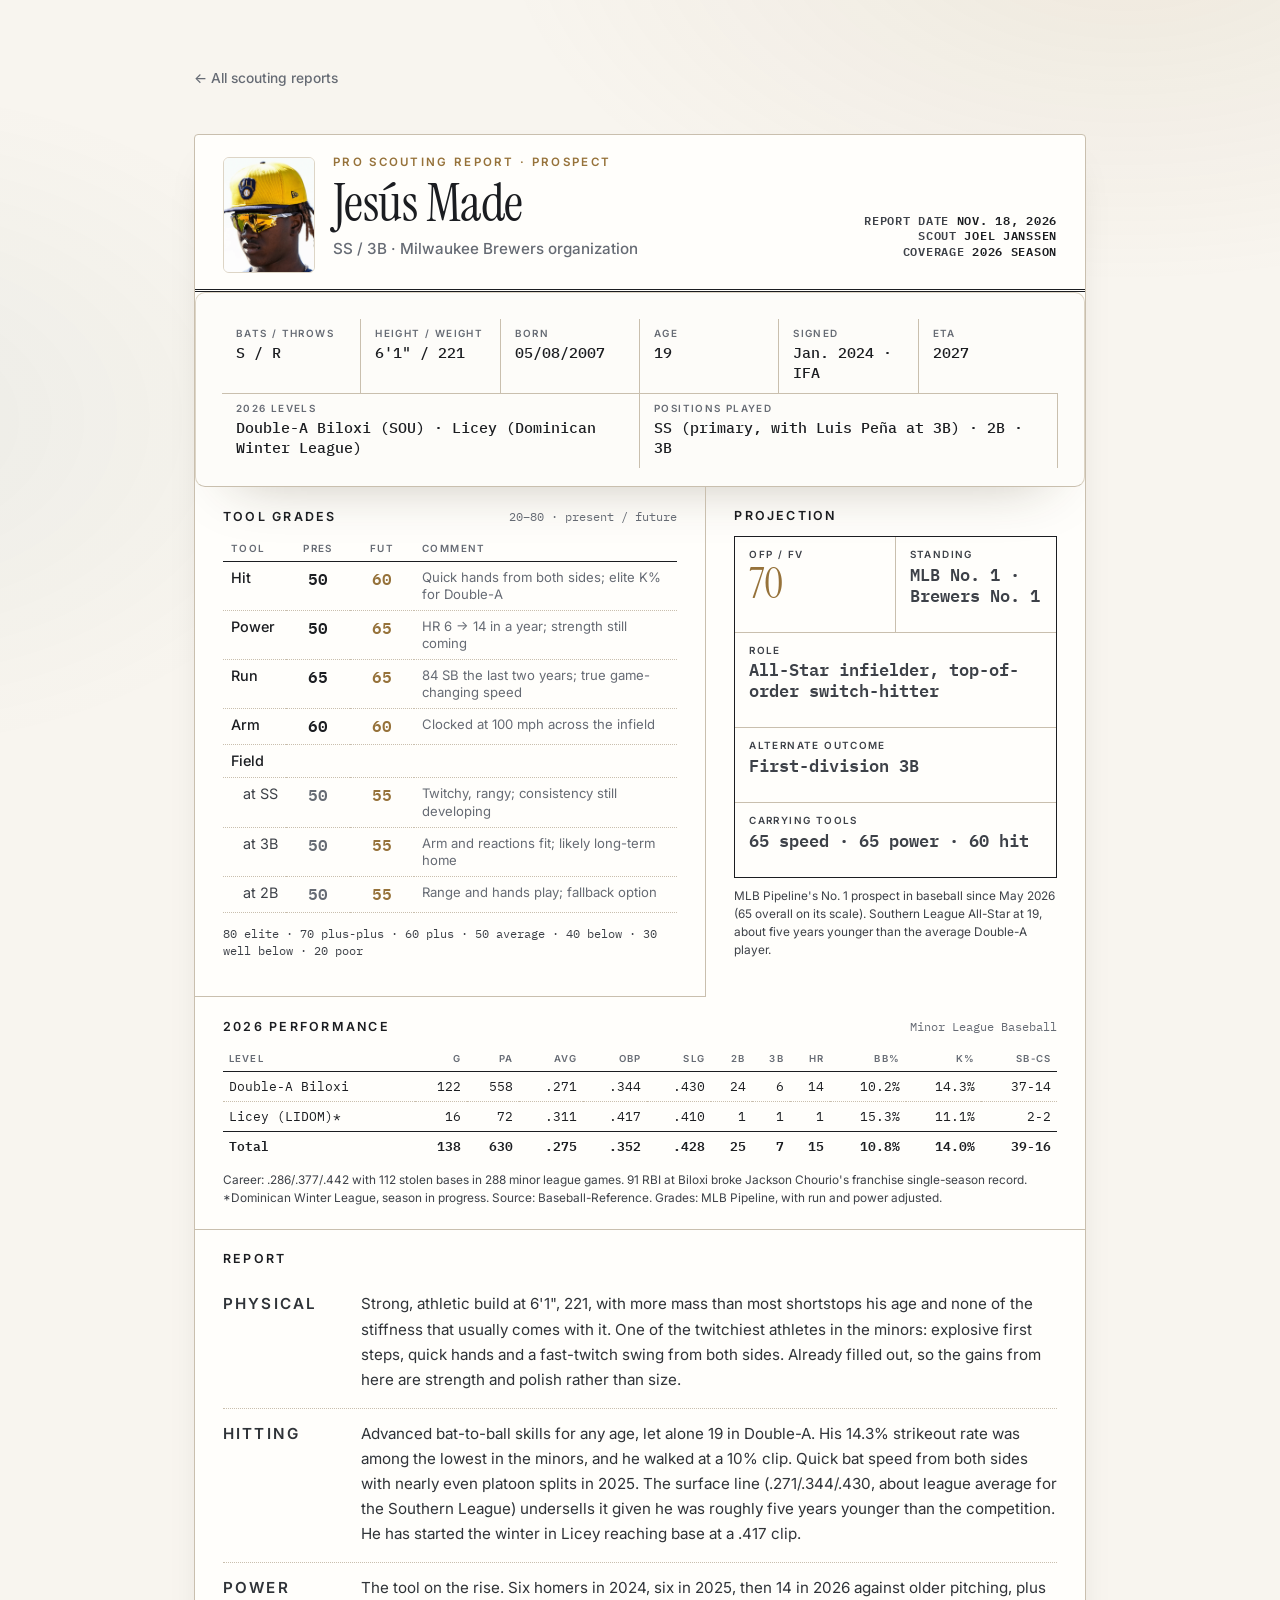
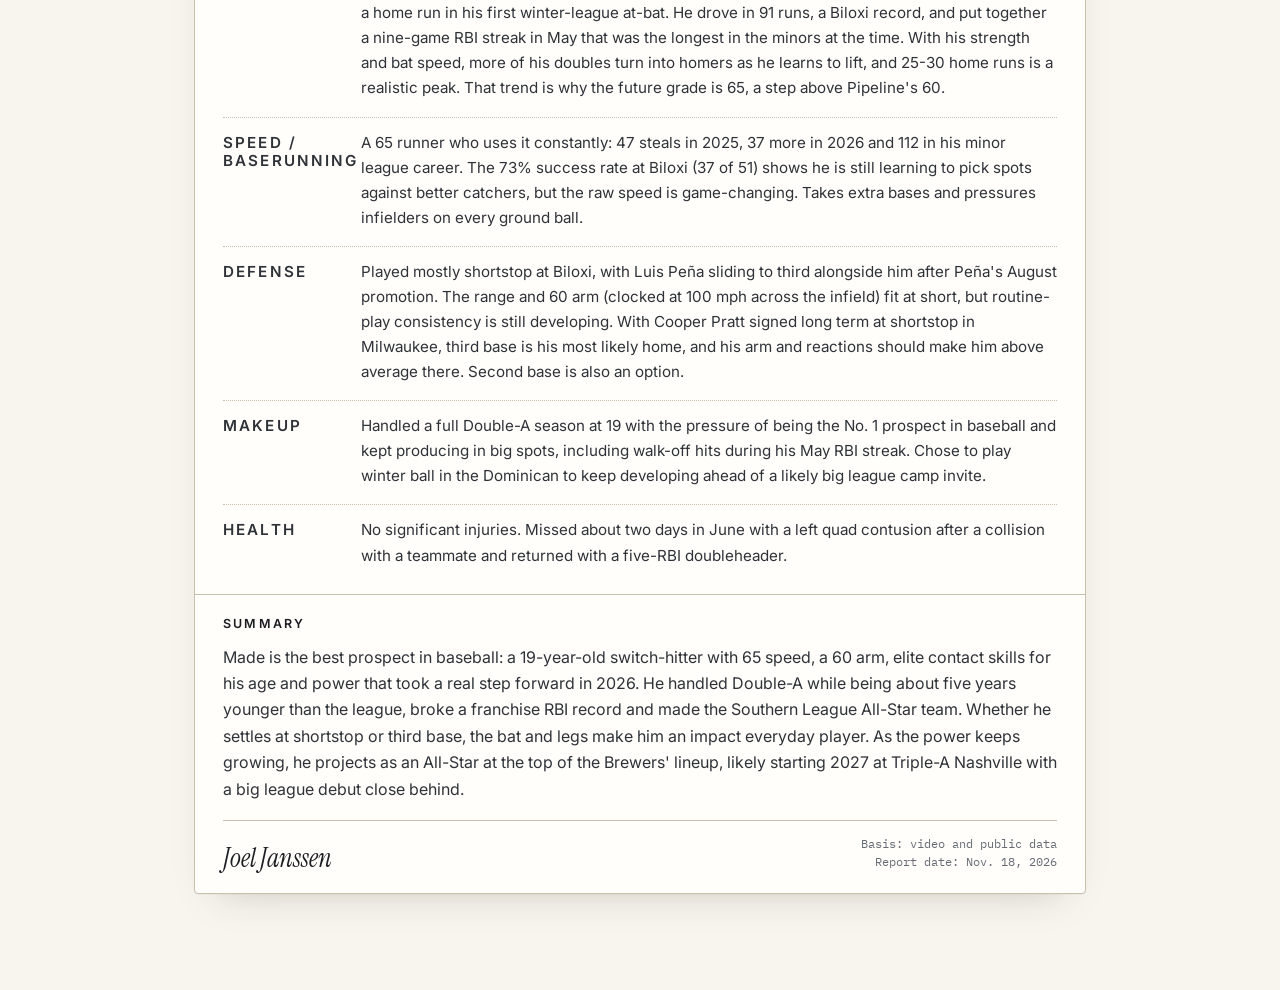
<file: reports/2026-jesus-made.html>
<!doctype html>
<html lang="en">
<head>
  <meta charset="utf-8">
  <meta name="viewport" content="width=device-width, initial-scale=1">
  <meta name="color-scheme" content="light">
  <title>Scouting report: Jesús Made, SS, Milwaukee Brewers | Joel Janssen</title>
  <meta name="description" content="Pro scouting report on Brewers shortstop prospect Jesús Made: tool grades, 2026 performance, defensive outlook and projection. By Joel Janssen.">
  <link rel="icon" type="image/png" href="../images/favicon-32.png?v=20261111222240">
  <link rel="preconnect" href="https://fonts.googleapis.com">
  <link rel="preconnect" href="https://fonts.gstatic.com" crossorigin>
  <link href="https://fonts.googleapis.com/css2?family=Instrument+Serif:ital@0;1&family=Inter:wght@400;500;600&family=IBM+Plex+Mono:wght@400;500;600&display=swap" rel="stylesheet">
  <link rel="stylesheet" href="../styles.css?v=20261112145300">
  <style>
    .page.wide { max-width: 940px; }
    .sheet {
      --mono: "IBM Plex Mono", ui-monospace, "SFMono-Regular", Consolas, monospace;
      --rule: #c9bfae;
      background: #fffefb; border: 1px solid var(--rule); border-radius: 4px;
      box-shadow: 0 1px 0 rgba(0,0,0,.03), 0 18px 40px -24px rgba(40,30,10,.25);
      padding: 0; overflow: hidden; color: var(--ink);
    }
    .sheet-top {
      display: flex; justify-content: space-between; align-items: flex-end; gap: 16px; flex-wrap: wrap;
      padding: 22px 28px 16px; border-bottom: 3px double var(--ink);
    }
    .sheet-top .kind { font: 600 0.72rem/1 var(--sans); letter-spacing: .2em; text-transform: uppercase; color: var(--accent); margin-bottom: 8px; }
    .sheet-top h1 { font-size: clamp(2.3rem, 5vw, 3.3rem); margin: 0; }
    .sheet-top .org { font: 500 0.95rem/1.4 var(--sans); color: var(--muted); margin-top: 6px; }
    .who { display: flex; align-items: flex-end; gap: 18px; }
    .page .headshot { width: 92px; height: 116px; object-fit: cover; object-position: 50% 20%; border-radius: 6px; border: 1px solid var(--line); }
    .stamp {
      font: 600 0.74rem/1.35 var(--mono); text-transform: uppercase; letter-spacing: .06em; text-align: right; color: var(--muted);
    }
    .stamp b { color: var(--ink); font-weight: 600; }

    /* boxed field grid, like a printed form */
    .fields { display: grid; grid-template-columns: repeat(6, 1fr); border-bottom: 1px solid var(--rule); }
    .f { padding: 9px 14px 10px; border-right: 1px solid var(--rule); border-top: 1px solid var(--rule); min-width: 0; }
    .fields > .f:nth-child(-n+6) { border-top: 0; }
    .f:nth-child(6n) { border-right: 0; }
    .f.s2 { grid-column: span 2; }
    .f.s3 { grid-column: span 3; }
    .f dt, .lbl { font: 600 0.62rem/1.2 var(--sans); letter-spacing: .14em; text-transform: uppercase; color: var(--muted); margin: 0 0 3px; }
    .f dd { margin: 0; font: 500 0.92rem/1.35 var(--mono); }

    .sec { padding: 22px 28px; border-bottom: 1px solid var(--rule); }
    .sec:last-child { border-bottom: 0; }
    .sec-h { display: flex; align-items: baseline; justify-content: space-between; gap: 12px; margin: 0 0 12px; }
    .sec-h h2 { font: 600 0.78rem/1.2 var(--sans); letter-spacing: .18em; text-transform: uppercase; margin: 0; padding: 0; border: 0; color: var(--ink); }
    .sec-h span { font: 400 0.78rem/1.2 var(--mono); color: var(--muted); }

    .two { display: grid; grid-template-columns: 1.35fr 1fr; gap: 0; }
    .two > .sec:first-child { border-right: 1px solid var(--rule); }

    table.g { width: 100%; border-collapse: collapse; font: 400 0.9rem/1.3 var(--mono); }
    table.g th { font: 600 0.62rem/1.2 var(--sans); letter-spacing: .14em; text-transform: uppercase; color: var(--muted); text-align: left; padding: 6px 8px; border-bottom: 1.5px solid var(--ink); }
    table.g td { padding: 7px 8px; border-bottom: 1px dotted var(--rule); vertical-align: top; }
    table.g td.n, table.g th.n { text-align: center; width: 64px; }
    table.g td.n { font-weight: 600; font-size: 1rem; }
    table.g td.fut { color: var(--accent); }
    table.g td.t { font-family: var(--sans); font-weight: 500; white-space: nowrap; }
    table.g td.c { font-family: var(--sans); color: var(--muted); font-size: 0.82rem; }
    table.g tr.sub td.t { padding-left: 20px; font-weight: 400; color: #3d4148; }

    .ofp { display: grid; grid-template-columns: repeat(2, 1fr); border: 1.5px solid var(--ink); }
    .ofp > div { padding: 12px 14px; border-right: 1px solid var(--rule); border-bottom: 1px solid var(--rule); }
    .ofp > div:nth-child(2n) { border-right: 0; }
    .ofp > div.wide { grid-column: span 2; border-right: 0; }
    .ofp > div:nth-last-child(1) { border-bottom: 0; }
    .ofp .v { font: 600 1.05rem/1.25 var(--mono); }
    .ofp .big { font: 400 2.6rem/1 var(--serif); color: var(--accent); }
    .scale { margin-top: 12px; font: 400 0.74rem/1.5 var(--mono); color: var(--muted); }

    .notes p { font-size: 0.95rem; color: #2f3338; margin: 0 0 4px; }
    .notes .item { display: grid; grid-template-columns: 120px 1fr; gap: 18px; padding: 12px 0; border-bottom: 1px dotted var(--rule); }
    .notes .item:last-child { border-bottom: 0; padding-bottom: 0; }
    .notes .item:first-child { padding-top: 0; }
    .notes .lbl { padding-top: 4px; }

    table.st { width: 100%; border-collapse: collapse; font: 400 0.84rem/1.3 var(--mono); }
    table.st th { font: 600 0.6rem/1.2 var(--sans); letter-spacing: .12em; text-transform: uppercase; color: var(--muted); padding: 6px 6px; border-bottom: 1.5px solid var(--ink); text-align: right; }
    table.st td { padding: 6px; text-align: right; border-bottom: 1px dotted var(--rule); white-space: nowrap; }
    table.st th:first-child, table.st td:first-child { text-align: left; }
    table.st tr.tot td { font-weight: 600; border-top: 1.5px solid var(--ink); border-bottom: 0; }
    .scroll { overflow-x: auto; }
    .fine { font: 400 0.74rem/1.5 var(--sans); color: var(--muted); margin: 10px 0 0; }

    .summary p { font-size: 1rem; color: #2f3338; }
    .sign { display: flex; justify-content: space-between; align-items: flex-end; gap: 16px; flex-wrap: wrap; margin-top: 18px; padding-top: 14px; border-top: 1px solid var(--rule); }
    .sign .who { font: 400 1.6rem/1 var(--serif); font-style: italic; }
    .sign .meta { font: 400 0.76rem/1.5 var(--mono); color: var(--muted); text-align: right; }

    @media (max-width: 760px) {
      .page.wide { padding: 40px 12px 72px; }
      .sheet-top, .sec { padding-left: 16px; padding-right: 16px; }
      .stamp { text-align: left; }
      .fields { grid-template-columns: repeat(2, 1fr); }
      .f, .f.s2, .f.s3 { grid-column: span 1; border-top: 1px solid var(--rule); }
      .fields > .f:nth-child(-n+2) { border-top: 0; }
      .fields > .f:nth-child(3), .fields > .f:nth-child(4), .fields > .f:nth-child(5), .fields > .f:nth-child(6) { border-top: 1px solid var(--rule); }
      .f:nth-child(odd) { border-right: 1px solid var(--rule); }
      .f:nth-child(even) { border-right: 0; }
      .f.full { grid-column: span 2; border-right: 0; }
      .two { grid-template-columns: 1fr; }
      .two > .sec:first-child { border-right: 0; }
      .notes .item { grid-template-columns: 1fr; gap: 4px; }
      table.g td.c { display: none; }
    }
  </style>
</head>
<body>
<main class="page wide">
  <a class="back" href="../index.html#scouting">← All scouting reports</a>

  <article class="sheet">
    <header class="sheet-top">
      <div class="who">
        <img class="headshot" src="../images/report-jesus-made.webp" alt="Jesús Made" onerror="this.remove()">
        <div>
        <p class="kind">Pro scouting report · Prospect</p>
        <h1>Jesús Made</h1>
        <p class="org">SS / 3B · Milwaukee Brewers organization</p>
        </div>
      </div>
      <p class="stamp">Report date <b>Nov. 18, 2026</b><br>Scout <b>Joel Janssen</b><br>Coverage <b>2026 season</b></p>
    </header>

    <dl class="fields">
      <div class="f"><dt>Bats / throws</dt><dd>S / R</dd></div>
      <div class="f"><dt>Height / weight</dt><dd>6'1" / 221</dd></div>
      <div class="f"><dt>Born</dt><dd>05/08/2007</dd></div>
      <div class="f"><dt>Age</dt><dd>19</dd></div>
      <div class="f"><dt>Signed</dt><dd>Jan. 2024 · IFA</dd></div>
      <div class="f"><dt>ETA</dt><dd>2027</dd></div>
      <div class="f s3 full"><dt>2026 levels</dt><dd>Double-A Biloxi (SOU) · Licey (Dominican Winter League)</dd></div>
      <div class="f s3 full"><dt>Positions played</dt><dd>SS (primary, with Luis Peña at 3B) · 2B · 3B</dd></div>
    </dl>

    <div class="two">
      <section class="sec">
        <div class="sec-h"><h2>Tool grades</h2><span>20–80 · present / future</span></div>
        <table class="g">
          <thead><tr><th>Tool</th><th class="n">Pres</th><th class="n">Fut</th><th>Comment</th></tr></thead>
          <tbody>
            <tr><td class="t">Hit</td><td class="n">50</td><td class="n fut">60</td><td class="c">Quick hands from both sides; elite K% for Double-A</td></tr>
            <tr><td class="t">Power</td><td class="n">50</td><td class="n fut">65</td><td class="c">HR 6 → 14 in a year; strength still coming</td></tr>
            <tr><td class="t">Run</td><td class="n">65</td><td class="n fut">65</td><td class="c">84 SB the last two years; true game-changing speed</td></tr>
            <tr><td class="t">Arm</td><td class="n">60</td><td class="n fut">60</td><td class="c">Clocked at 100 mph across the infield</td></tr>
            <tr><td class="t">Field</td><td class="n"></td><td class="n"></td><td class="c"></td></tr>
            <tr class="sub"><td class="t">at SS</td><td class="n">50</td><td class="n fut">55</td><td class="c">Twitchy, rangy; consistency still developing</td></tr>
            <tr class="sub"><td class="t">at 3B</td><td class="n">50</td><td class="n fut">55</td><td class="c">Arm and reactions fit; likely long-term home</td></tr>
            <tr class="sub"><td class="t">at 2B</td><td class="n">50</td><td class="n fut">55</td><td class="c">Range and hands play; fallback option</td></tr>
          </tbody>
        </table>
        <p class="scale">80 elite · 70 plus-plus · 60 plus · 50 average · 40 below · 30 well below · 20 poor</p>
      </section>

      <section class="sec">
        <div class="sec-h"><h2>Projection</h2></div>
        <div class="ofp">
          <div><p class="lbl">OFP / FV</p><p class="big">70</p></div>
          <div><p class="lbl">Standing</p><p class="v">MLB No. 1 · Brewers No. 1</p></div>
          <div class="wide"><p class="lbl">Role</p><p class="v">All-Star infielder, top-of-order switch-hitter</p></div>
          <div class="wide"><p class="lbl">Alternate outcome</p><p class="v">First-division 3B</p></div>
          <div class="wide"><p class="lbl">Carrying tools</p><p class="v">65 speed · 65 power · 60 hit</p></div>
        </div>
        <p class="fine">MLB Pipeline's No. 1 prospect in baseball since May 2026 (65 overall on its scale). Southern League All-Star at 19, about five years younger than the average Double-A player.</p>
      </section>
    </div>

    <section class="sec">
      <div class="sec-h"><h2>2026 performance</h2><span>Minor League Baseball</span></div>
      <div class="scroll">
        <table class="st">
          <thead><tr><th>Level</th><th>G</th><th>PA</th><th>AVG</th><th>OBP</th><th>SLG</th><th>2B</th><th>3B</th><th>HR</th><th>BB%</th><th>K%</th><th>SB-CS</th></tr></thead>
          <tbody>
            <tr><td>Double-A Biloxi</td><td>122</td><td>558</td><td>.271</td><td>.344</td><td>.430</td><td>24</td><td>6</td><td>14</td><td>10.2%</td><td>14.3%</td><td>37-14</td></tr>
            <tr><td>Licey (LIDOM)*</td><td>16</td><td>72</td><td>.311</td><td>.417</td><td>.410</td><td>1</td><td>1</td><td>1</td><td>15.3%</td><td>11.1%</td><td>2-2</td></tr>
            <tr class="tot"><td>Total</td><td>138</td><td>630</td><td>.275</td><td>.352</td><td>.428</td><td>25</td><td>7</td><td>15</td><td>10.8%</td><td>14.0%</td><td>39-16</td></tr>
          </tbody>
        </table>
      </div>
      <p class="fine">Career: .286/.377/.442 with 112 stolen bases in 288 minor league games. 91 RBI at Biloxi broke Jackson Chourio's franchise single-season record. *Dominican Winter League, season in progress. Source: Baseball-Reference. Grades: MLB Pipeline, with run and power adjusted.</p>
    </section>

    <section class="sec notes">
      <div class="sec-h"><h2>Report</h2></div>
      <div class="item"><p class="lbl">Physical</p><div><p>Strong, athletic build at 6'1", 221, with more mass than most shortstops his age and none of the stiffness that usually comes with it. One of the twitchiest athletes in the minors: explosive first steps, quick hands and a fast-twitch swing from both sides. Already filled out, so the gains from here are strength and polish rather than size.</p></div></div>
      <div class="item"><p class="lbl">Hitting</p><div><p>Advanced bat-to-ball skills for any age, let alone 19 in Double-A. His 14.3% strikeout rate was among the lowest in the minors, and he walked at a 10% clip. Quick bat speed from both sides with nearly even platoon splits in 2025. The surface line (.271/.344/.430, about league average for the Southern League) undersells it given he was roughly five years younger than the competition. He has started the winter in Licey reaching base at a .417 clip.</p></div></div>
      <div class="item"><p class="lbl">Power</p><div><p>The tool on the rise. Six homers in 2024, six in 2025, then 14 in 2026 against older pitching, plus a home run in his first winter-league at-bat. He drove in 91 runs, a Biloxi record, and put together a nine-game RBI streak in May that was the longest in the minors at the time. With his strength and bat speed, more of his doubles turn into homers as he learns to lift, and 25-30 home runs is a realistic peak. That trend is why the future grade is 65, a step above Pipeline's 60.</p></div></div>
      <div class="item"><p class="lbl">Speed / baserunning</p><div><p>A 65 runner who uses it constantly: 47 steals in 2025, 37 more in 2026 and 112 in his minor league career. The 73% success rate at Biloxi (37 of 51) shows he is still learning to pick spots against better catchers, but the raw speed is game-changing. Takes extra bases and pressures infielders on every ground ball.</p></div></div>
      <div class="item"><p class="lbl">Defense</p><div><p>Played mostly shortstop at Biloxi, with Luis Peña sliding to third alongside him after Peña's August promotion. The range and 60 arm (clocked at 100 mph across the infield) fit at short, but routine-play consistency is still developing. With Cooper Pratt signed long term at shortstop in Milwaukee, third base is his most likely home, and his arm and reactions should make him above average there. Second base is also an option.</p></div></div>
      <div class="item"><p class="lbl">Makeup</p><div><p>Handled a full Double-A season at 19 with the pressure of being the No. 1 prospect in baseball and kept producing in big spots, including walk-off hits during his May RBI streak. Chose to play winter ball in the Dominican to keep developing ahead of a likely big league camp invite.</p></div></div>
      <div class="item"><p class="lbl">Health</p><div><p>No significant injuries. Missed about two days in June with a left quad contusion after a collision with a teammate and returned with a five-RBI doubleheader.</p></div></div>
    </section>

    <section class="sec summary">
      <div class="sec-h"><h2>Summary</h2></div>
      <p>Made is the best prospect in baseball: a 19-year-old switch-hitter with 65 speed, a 60 arm, elite contact skills for his age and power that took a real step forward in 2026. He handled Double-A while being about five years younger than the league, broke a franchise RBI record and made the Southern League All-Star team. Whether he settles at shortstop or third base, the bat and legs make him an impact everyday player. As the power keeps growing, he projects as an All-Star at the top of the Brewers' lineup, likely starting 2027 at Triple-A Nashville with a big league debut close behind.</p>
      <div class="sign">
        <span class="who">Joel Janssen</span>
        <span class="meta">Basis: video and public data<br>Report date: Nov. 18, 2026</span>
      </div>
    </section>
  </article>
</main>
</body>
</html>
</file>
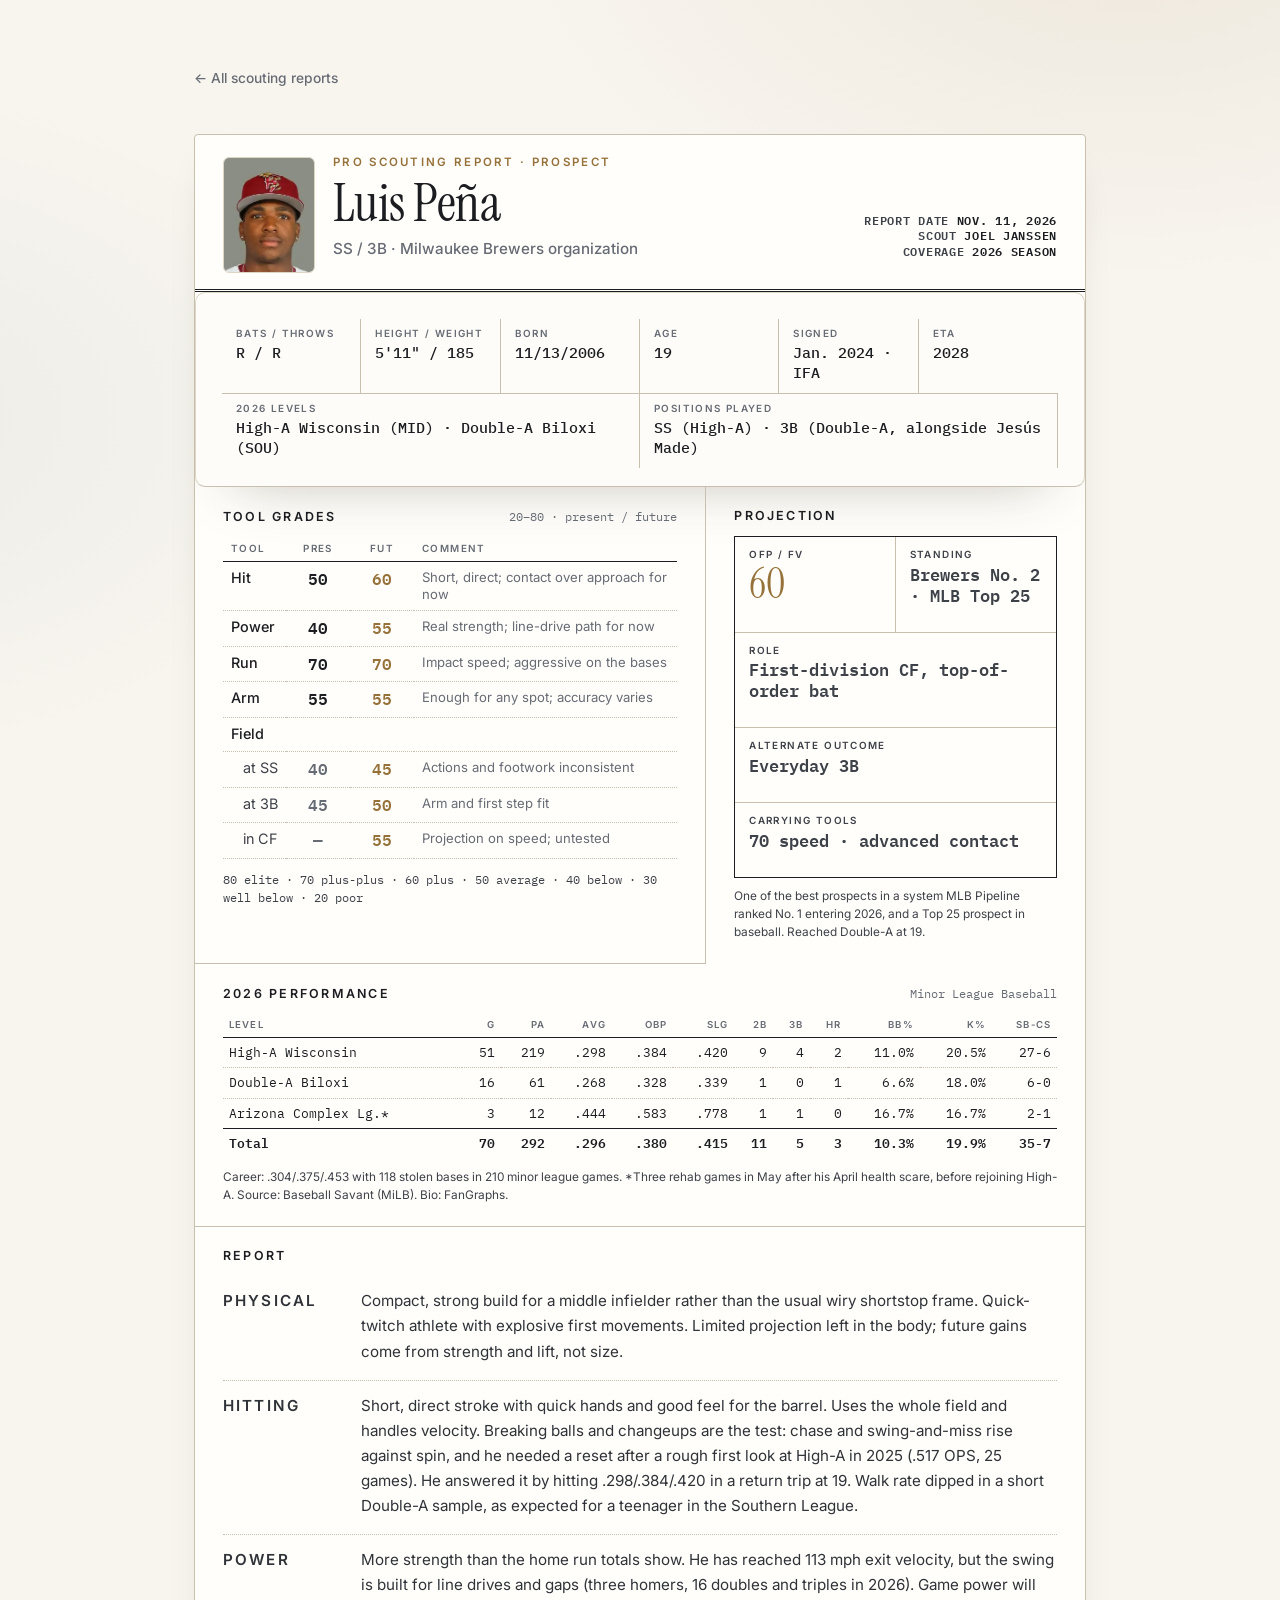
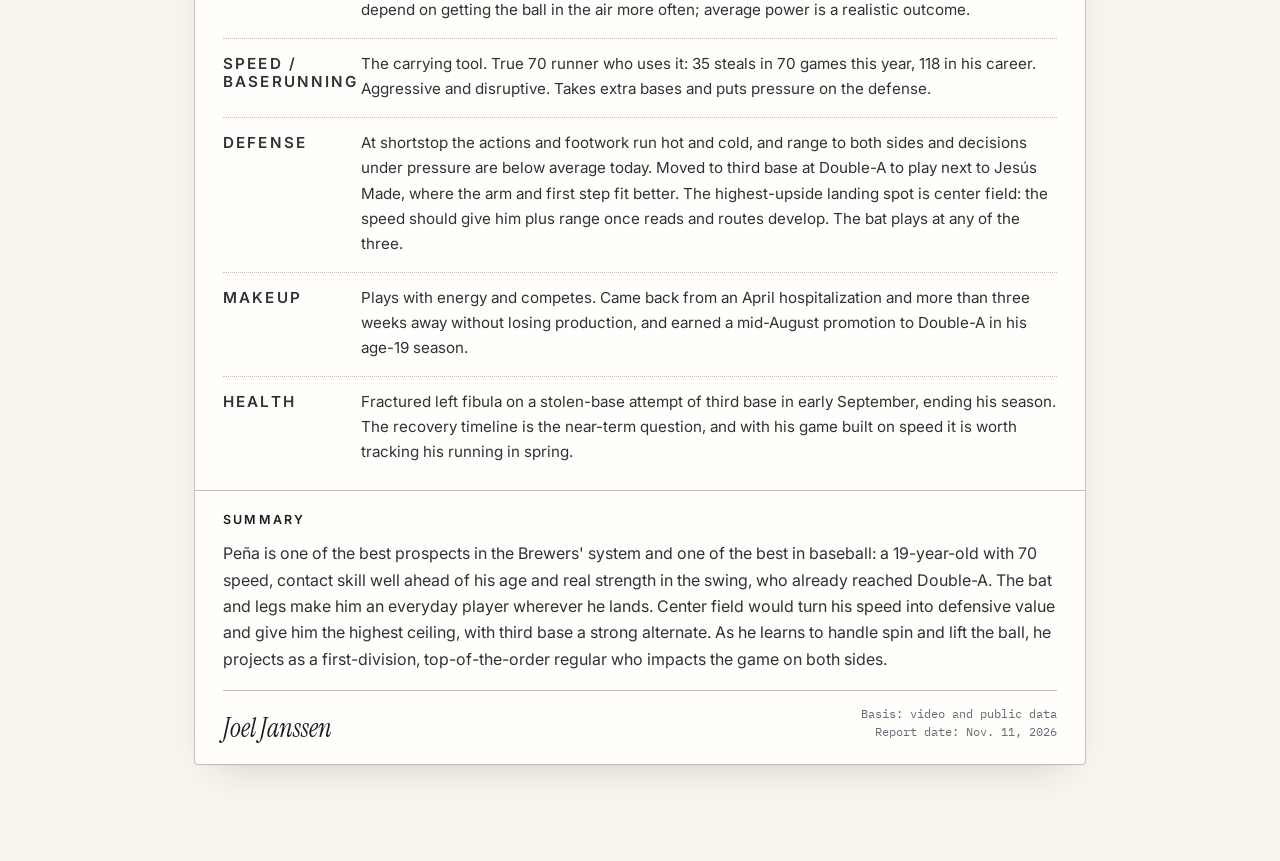
<file: reports/2026-luis-pena.html>
<!doctype html>
<html lang="en">
<head>
  <meta charset="utf-8">
  <meta name="viewport" content="width=device-width, initial-scale=1">
  <meta name="color-scheme" content="light">
  <title>Scouting report: Luis Peña, SS, Milwaukee Brewers | Joel Janssen</title>
  <meta name="description" content="Pro scouting report on Brewers shortstop prospect Luis Peña: tool grades, 2026 performance, defensive outlook and projection. By Joel Janssen.">
  <link rel="icon" type="image/png" href="../images/favicon-32.png?v=20261111222240">
  <link rel="preconnect" href="https://fonts.googleapis.com">
  <link rel="preconnect" href="https://fonts.gstatic.com" crossorigin>
  <link href="https://fonts.googleapis.com/css2?family=Instrument+Serif:ital@0;1&family=Inter:wght@400;500;600&family=IBM+Plex+Mono:wght@400;500;600&display=swap" rel="stylesheet">
  <link rel="stylesheet" href="../styles.css?v=20261112145300">
  <style>
    .page.wide { max-width: 940px; }
    .sheet {
      --mono: "IBM Plex Mono", ui-monospace, "SFMono-Regular", Consolas, monospace;
      --rule: #c9bfae;
      background: #fffefb; border: 1px solid var(--rule); border-radius: 4px;
      box-shadow: 0 1px 0 rgba(0,0,0,.03), 0 18px 40px -24px rgba(40,30,10,.25);
      padding: 0; overflow: hidden; color: var(--ink);
    }
    .sheet-top {
      display: flex; justify-content: space-between; align-items: flex-end; gap: 16px; flex-wrap: wrap;
      padding: 22px 28px 16px; border-bottom: 3px double var(--ink);
    }
    .sheet-top .kind { font: 600 0.72rem/1 var(--sans); letter-spacing: .2em; text-transform: uppercase; color: var(--accent); margin-bottom: 8px; }
    .sheet-top h1 { font-size: clamp(2.3rem, 5vw, 3.3rem); margin: 0; }
    .sheet-top .org { font: 500 0.95rem/1.4 var(--sans); color: var(--muted); margin-top: 6px; }
    .who { display: flex; align-items: flex-end; gap: 18px; }
    .page .headshot { width: 92px; height: 116px; object-fit: cover; object-position: 50% 20%; border-radius: 6px; border: 1px solid var(--line); }
    .stamp {
      font: 600 0.74rem/1.35 var(--mono); text-transform: uppercase; letter-spacing: .06em; text-align: right; color: var(--muted);
    }
    .stamp b { color: var(--ink); font-weight: 600; }

    /* boxed field grid, like a printed form */
    .fields { display: grid; grid-template-columns: repeat(6, 1fr); border-bottom: 1px solid var(--rule); }
    .f { padding: 9px 14px 10px; border-right: 1px solid var(--rule); border-top: 1px solid var(--rule); min-width: 0; }
    .fields > .f:nth-child(-n+6) { border-top: 0; }
    .f:nth-child(6n) { border-right: 0; }
    .f.s2 { grid-column: span 2; }
    .f.s3 { grid-column: span 3; }
    .f dt, .lbl { font: 600 0.62rem/1.2 var(--sans); letter-spacing: .14em; text-transform: uppercase; color: var(--muted); margin: 0 0 3px; }
    .f dd { margin: 0; font: 500 0.92rem/1.35 var(--mono); }

    .sec { padding: 22px 28px; border-bottom: 1px solid var(--rule); }
    .sec:last-child { border-bottom: 0; }
    .sec-h { display: flex; align-items: baseline; justify-content: space-between; gap: 12px; margin: 0 0 12px; }
    .sec-h h2 { font: 600 0.78rem/1.2 var(--sans); letter-spacing: .18em; text-transform: uppercase; margin: 0; padding: 0; border: 0; color: var(--ink); }
    .sec-h span { font: 400 0.78rem/1.2 var(--mono); color: var(--muted); }

    .two { display: grid; grid-template-columns: 1.35fr 1fr; gap: 0; }
    .two > .sec:first-child { border-right: 1px solid var(--rule); }

    table.g { width: 100%; border-collapse: collapse; font: 400 0.9rem/1.3 var(--mono); }
    table.g th { font: 600 0.62rem/1.2 var(--sans); letter-spacing: .14em; text-transform: uppercase; color: var(--muted); text-align: left; padding: 6px 8px; border-bottom: 1.5px solid var(--ink); }
    table.g td { padding: 7px 8px; border-bottom: 1px dotted var(--rule); vertical-align: top; }
    table.g td.n, table.g th.n { text-align: center; width: 64px; }
    table.g td.n { font-weight: 600; font-size: 1rem; }
    table.g td.fut { color: var(--accent); }
    table.g td.t { font-family: var(--sans); font-weight: 500; white-space: nowrap; }
    table.g td.c { font-family: var(--sans); color: var(--muted); font-size: 0.82rem; }
    table.g tr.sub td.t { padding-left: 20px; font-weight: 400; color: #3d4148; }

    .ofp { display: grid; grid-template-columns: repeat(2, 1fr); border: 1.5px solid var(--ink); }
    .ofp > div { padding: 12px 14px; border-right: 1px solid var(--rule); border-bottom: 1px solid var(--rule); }
    .ofp > div:nth-child(2n) { border-right: 0; }
    .ofp > div.wide { grid-column: span 2; border-right: 0; }
    .ofp > div:nth-last-child(1) { border-bottom: 0; }
    .ofp .v { font: 600 1.05rem/1.25 var(--mono); }
    .ofp .big { font: 400 2.6rem/1 var(--serif); color: var(--accent); }
    .scale { margin-top: 12px; font: 400 0.74rem/1.5 var(--mono); color: var(--muted); }

    .notes p { font-size: 0.95rem; color: #2f3338; margin: 0 0 4px; }
    .notes .item { display: grid; grid-template-columns: 120px 1fr; gap: 18px; padding: 12px 0; border-bottom: 1px dotted var(--rule); }
    .notes .item:last-child { border-bottom: 0; padding-bottom: 0; }
    .notes .item:first-child { padding-top: 0; }
    .notes .lbl { padding-top: 4px; }

    table.st { width: 100%; border-collapse: collapse; font: 400 0.84rem/1.3 var(--mono); }
    table.st th { font: 600 0.6rem/1.2 var(--sans); letter-spacing: .12em; text-transform: uppercase; color: var(--muted); padding: 6px 6px; border-bottom: 1.5px solid var(--ink); text-align: right; }
    table.st td { padding: 6px; text-align: right; border-bottom: 1px dotted var(--rule); white-space: nowrap; }
    table.st th:first-child, table.st td:first-child { text-align: left; }
    table.st tr.tot td { font-weight: 600; border-top: 1.5px solid var(--ink); border-bottom: 0; }
    .scroll { overflow-x: auto; }
    .fine { font: 400 0.74rem/1.5 var(--sans); color: var(--muted); margin: 10px 0 0; }

    .summary p { font-size: 1rem; color: #2f3338; }
    .sign { display: flex; justify-content: space-between; align-items: flex-end; gap: 16px; flex-wrap: wrap; margin-top: 18px; padding-top: 14px; border-top: 1px solid var(--rule); }
    .sign .who { font: 400 1.6rem/1 var(--serif); font-style: italic; }
    .sign .meta { font: 400 0.76rem/1.5 var(--mono); color: var(--muted); text-align: right; }

    @media (max-width: 760px) {
      .page.wide { padding: 40px 12px 72px; }
      .sheet-top, .sec { padding-left: 16px; padding-right: 16px; }
      .stamp { text-align: left; }
      .fields { grid-template-columns: repeat(2, 1fr); }
      .f, .f.s2, .f.s3 { grid-column: span 1; border-top: 1px solid var(--rule); }
      .fields > .f:nth-child(-n+2) { border-top: 0; }
      .fields > .f:nth-child(3), .fields > .f:nth-child(4), .fields > .f:nth-child(5), .fields > .f:nth-child(6) { border-top: 1px solid var(--rule); }
      .f:nth-child(odd) { border-right: 1px solid var(--rule); }
      .f:nth-child(even) { border-right: 0; }
      .f.full { grid-column: span 2; border-right: 0; }
      .two { grid-template-columns: 1fr; }
      .two > .sec:first-child { border-right: 0; }
      .notes .item { grid-template-columns: 1fr; gap: 4px; }
      table.g td.c { display: none; }
    }
  </style>
</head>
<body>
<main class="page wide">
  <a class="back" href="../index.html#scouting">← All scouting reports</a>

  <article class="sheet">
    <header class="sheet-top">
      <div class="who">
        <img class="headshot" src="../images/report-luis-pena.jpg" alt="Luis Peña" onerror="this.remove()">
        <div>
        <p class="kind">Pro scouting report · Prospect</p>
        <h1>Luis Peña</h1>
        <p class="org">SS / 3B · Milwaukee Brewers organization</p>
        </div>
      </div>
      <p class="stamp">Report date <b>Nov. 11, 2026</b><br>Scout <b>Joel Janssen</b><br>Coverage <b>2026 season</b></p>
    </header>

    <dl class="fields">
      <div class="f"><dt>Bats / throws</dt><dd>R / R</dd></div>
      <div class="f"><dt>Height / weight</dt><dd>5'11" / 185</dd></div>
      <div class="f"><dt>Born</dt><dd>11/13/2006</dd></div>
      <div class="f"><dt>Age</dt><dd>19</dd></div>
      <div class="f"><dt>Signed</dt><dd>Jan. 2024 · IFA</dd></div>
      <div class="f"><dt>ETA</dt><dd>2028</dd></div>
      <div class="f s3 full"><dt>2026 levels</dt><dd>High-A Wisconsin (MID) · Double-A Biloxi (SOU)</dd></div>
      <div class="f s3 full"><dt>Positions played</dt><dd>SS (High-A) · 3B (Double-A, alongside Jesús Made)</dd></div>
    </dl>

    <div class="two">
      <section class="sec">
        <div class="sec-h"><h2>Tool grades</h2><span>20–80 · present / future</span></div>
        <table class="g">
          <thead><tr><th>Tool</th><th class="n">Pres</th><th class="n">Fut</th><th>Comment</th></tr></thead>
          <tbody>
            <tr><td class="t">Hit</td><td class="n">50</td><td class="n fut">60</td><td class="c">Short, direct; contact over approach for now</td></tr>
            <tr><td class="t">Power</td><td class="n">40</td><td class="n fut">55</td><td class="c">Real strength; line-drive path for now</td></tr>
            <tr><td class="t">Run</td><td class="n">70</td><td class="n fut">70</td><td class="c">Impact speed; aggressive on the bases</td></tr>
            <tr><td class="t">Arm</td><td class="n">55</td><td class="n fut">55</td><td class="c">Enough for any spot; accuracy varies</td></tr>
            <tr><td class="t">Field</td><td class="n"></td><td class="n"></td><td class="c"></td></tr>
            <tr class="sub"><td class="t">at SS</td><td class="n">40</td><td class="n fut">45</td><td class="c">Actions and footwork inconsistent</td></tr>
            <tr class="sub"><td class="t">at 3B</td><td class="n">45</td><td class="n fut">50</td><td class="c">Arm and first step fit</td></tr>
            <tr class="sub"><td class="t">in CF</td><td class="n">—</td><td class="n fut">55</td><td class="c">Projection on speed; untested</td></tr>
          </tbody>
        </table>
        <p class="scale">80 elite · 70 plus-plus · 60 plus · 50 average · 40 below · 30 well below · 20 poor</p>
      </section>

      <section class="sec">
        <div class="sec-h"><h2>Projection</h2></div>
        <div class="ofp">
          <div><p class="lbl">OFP / FV</p><p class="big">60</p></div>
          <div><p class="lbl">Standing</p><p class="v">Brewers No. 2 · MLB Top 25</p></div>
          <div class="wide"><p class="lbl">Role</p><p class="v">First-division CF, top-of-order bat</p></div>
          <div class="wide"><p class="lbl">Alternate outcome</p><p class="v">Everyday 3B</p></div>
          <div class="wide"><p class="lbl">Carrying tools</p><p class="v">70 speed · advanced contact</p></div>
        </div>
        <p class="fine">One of the best prospects in a system MLB Pipeline ranked No. 1 entering 2026, and a Top 25 prospect in baseball. Reached Double-A at 19.</p>
      </section>
    </div>

    <section class="sec">
      <div class="sec-h"><h2>2026 performance</h2><span>Minor League Baseball</span></div>
      <div class="scroll">
        <table class="st">
          <thead><tr><th>Level</th><th>G</th><th>PA</th><th>AVG</th><th>OBP</th><th>SLG</th><th>2B</th><th>3B</th><th>HR</th><th>BB%</th><th>K%</th><th>SB-CS</th></tr></thead>
          <tbody>
            <tr><td>High-A Wisconsin</td><td>51</td><td>219</td><td>.298</td><td>.384</td><td>.420</td><td>9</td><td>4</td><td>2</td><td>11.0%</td><td>20.5%</td><td>27-6</td></tr>
            <tr><td>Double-A Biloxi</td><td>16</td><td>61</td><td>.268</td><td>.328</td><td>.339</td><td>1</td><td>0</td><td>1</td><td>6.6%</td><td>18.0%</td><td>6-0</td></tr>
            <tr><td>Arizona Complex Lg.*</td><td>3</td><td>12</td><td>.444</td><td>.583</td><td>.778</td><td>1</td><td>1</td><td>0</td><td>16.7%</td><td>16.7%</td><td>2-1</td></tr>
            <tr class="tot"><td>Total</td><td>70</td><td>292</td><td>.296</td><td>.380</td><td>.415</td><td>11</td><td>5</td><td>3</td><td>10.3%</td><td>19.9%</td><td>35-7</td></tr>
          </tbody>
        </table>
      </div>
      <p class="fine">Career: .304/.375/.453 with 118 stolen bases in 210 minor league games. *Three rehab games in May after his April health scare, before rejoining High-A. Source: Baseball Savant (MiLB). Bio: FanGraphs.</p>
    </section>

    <section class="sec notes">
      <div class="sec-h"><h2>Report</h2></div>
      <div class="item"><p class="lbl">Physical</p><div><p>Compact, strong build for a middle infielder rather than the usual wiry shortstop frame. Quick-twitch athlete with explosive first movements. Limited projection left in the body; future gains come from strength and lift, not size.</p></div></div>
      <div class="item"><p class="lbl">Hitting</p><div><p>Short, direct stroke with quick hands and good feel for the barrel. Uses the whole field and handles velocity. Breaking balls and changeups are the test: chase and swing-and-miss rise against spin, and he needed a reset after a rough first look at High-A in 2025 (.517 OPS, 25 games). He answered it by hitting .298/.384/.420 in a return trip at 19. Walk rate dipped in a short Double-A sample, as expected for a teenager in the Southern League.</p></div></div>
      <div class="item"><p class="lbl">Power</p><div><p>More strength than the home run totals show. He has reached 113 mph exit velocity, but the swing is built for line drives and gaps (three homers, 16 doubles and triples in 2026). Game power will depend on getting the ball in the air more often; average power is a realistic outcome.</p></div></div>
      <div class="item"><p class="lbl">Speed / baserunning</p><div><p>The carrying tool. True 70 runner who uses it: 35 steals in 70 games this year, 118 in his career. Aggressive and disruptive. Takes extra bases and puts pressure on the defense.</p></div></div>
      <div class="item"><p class="lbl">Defense</p><div><p>At shortstop the actions and footwork run hot and cold, and range to both sides and decisions under pressure are below average today. Moved to third base at Double-A to play next to Jesús Made, where the arm and first step fit better. The highest-upside landing spot is center field: the speed should give him plus range once reads and routes develop. The bat plays at any of the three.</p></div></div>
      <div class="item"><p class="lbl">Makeup</p><div><p>Plays with energy and competes. Came back from an April hospitalization and more than three weeks away without losing production, and earned a mid-August promotion to Double-A in his age-19 season.</p></div></div>
      <div class="item"><p class="lbl">Health</p><div><p>Fractured left fibula on a stolen-base attempt of third base in early September, ending his season. The recovery timeline is the near-term question, and with his game built on speed it is worth tracking his running in spring.</p></div></div>
    </section>

    <section class="sec summary">
      <div class="sec-h"><h2>Summary</h2></div>
      <p>Peña is one of the best prospects in the Brewers' system and one of the best in baseball: a 19-year-old with 70 speed, contact skill well ahead of his age and real strength in the swing, who already reached Double-A. The bat and legs make him an everyday player wherever he lands. Center field would turn his speed into defensive value and give him the highest ceiling, with third base a strong alternate. As he learns to handle spin and lift the ball, he projects as a first-division, top-of-the-order regular who impacts the game on both sides.</p>
      <div class="sign">
        <span class="who">Joel Janssen</span>
        <span class="meta">Basis: video and public data<br>Report date: Nov. 11, 2026</span>
      </div>
    </section>
  </article>
</main>
</body>
</html>
</file>
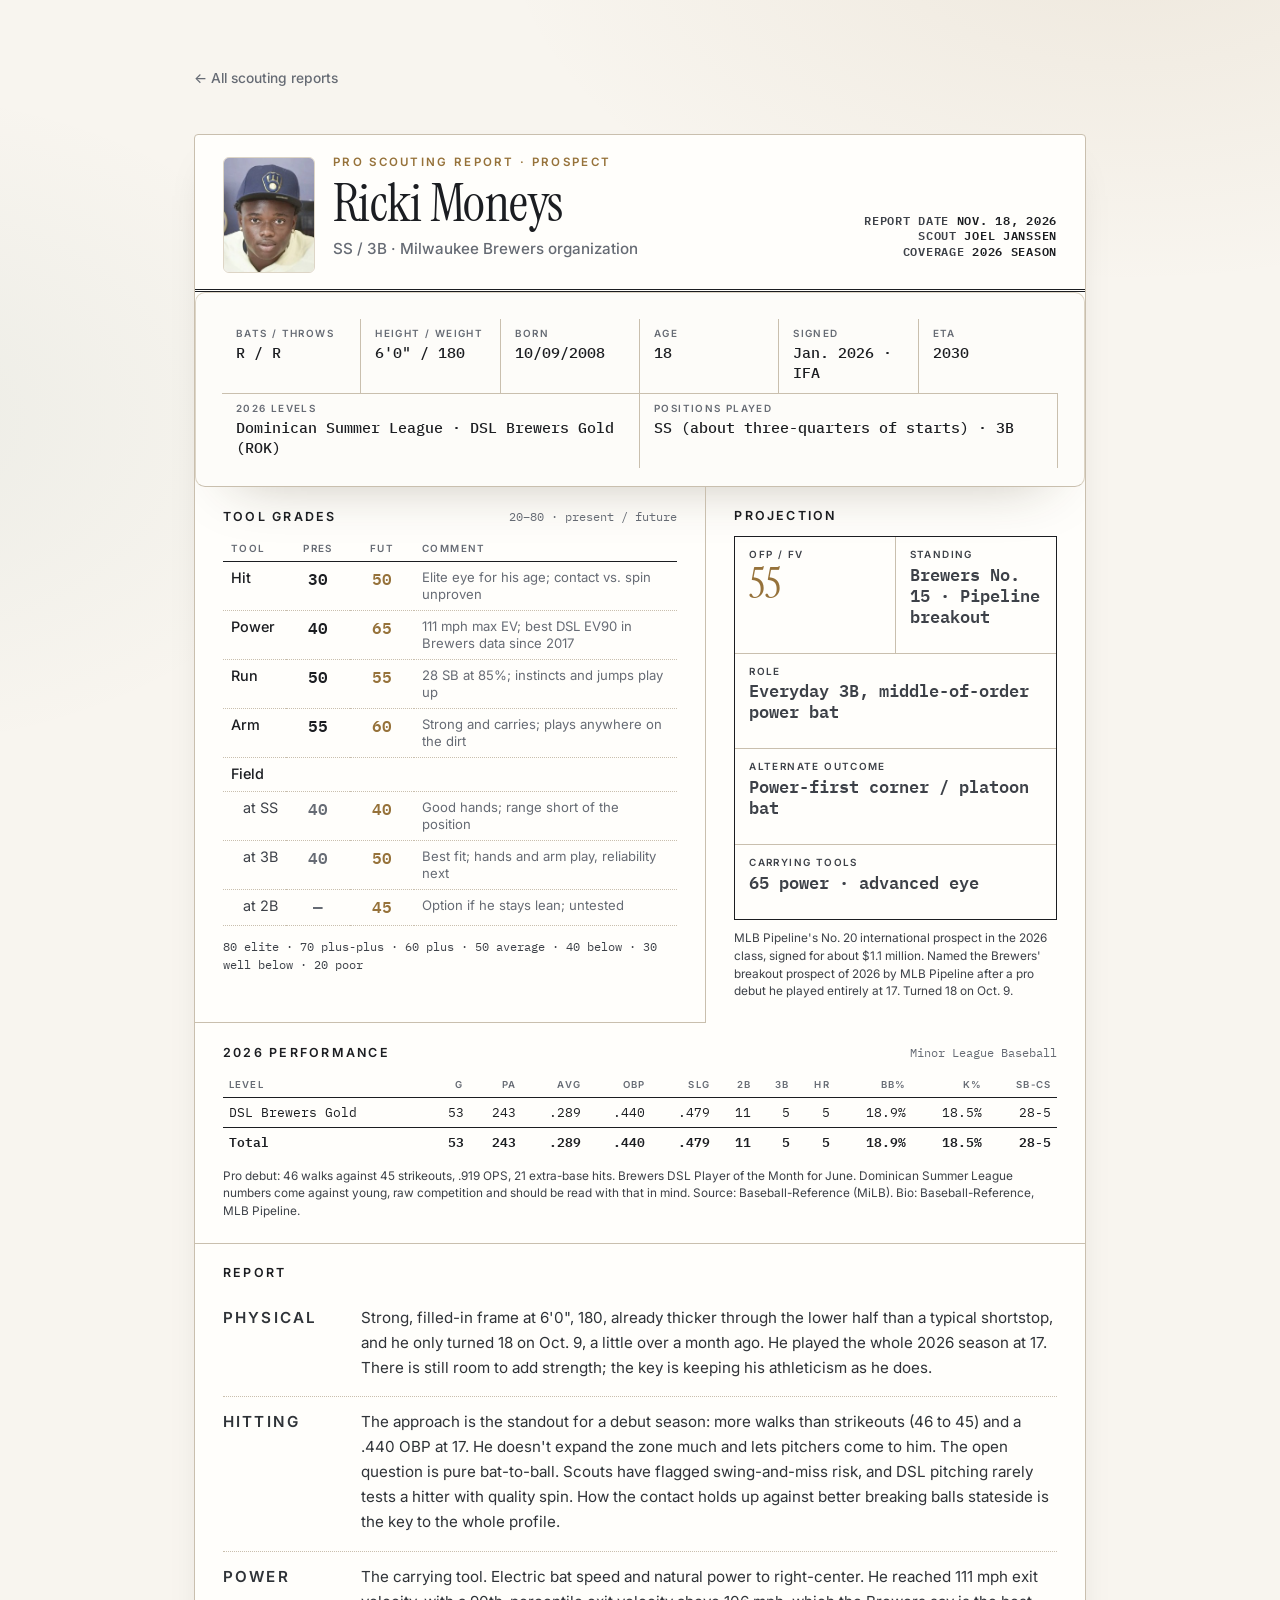
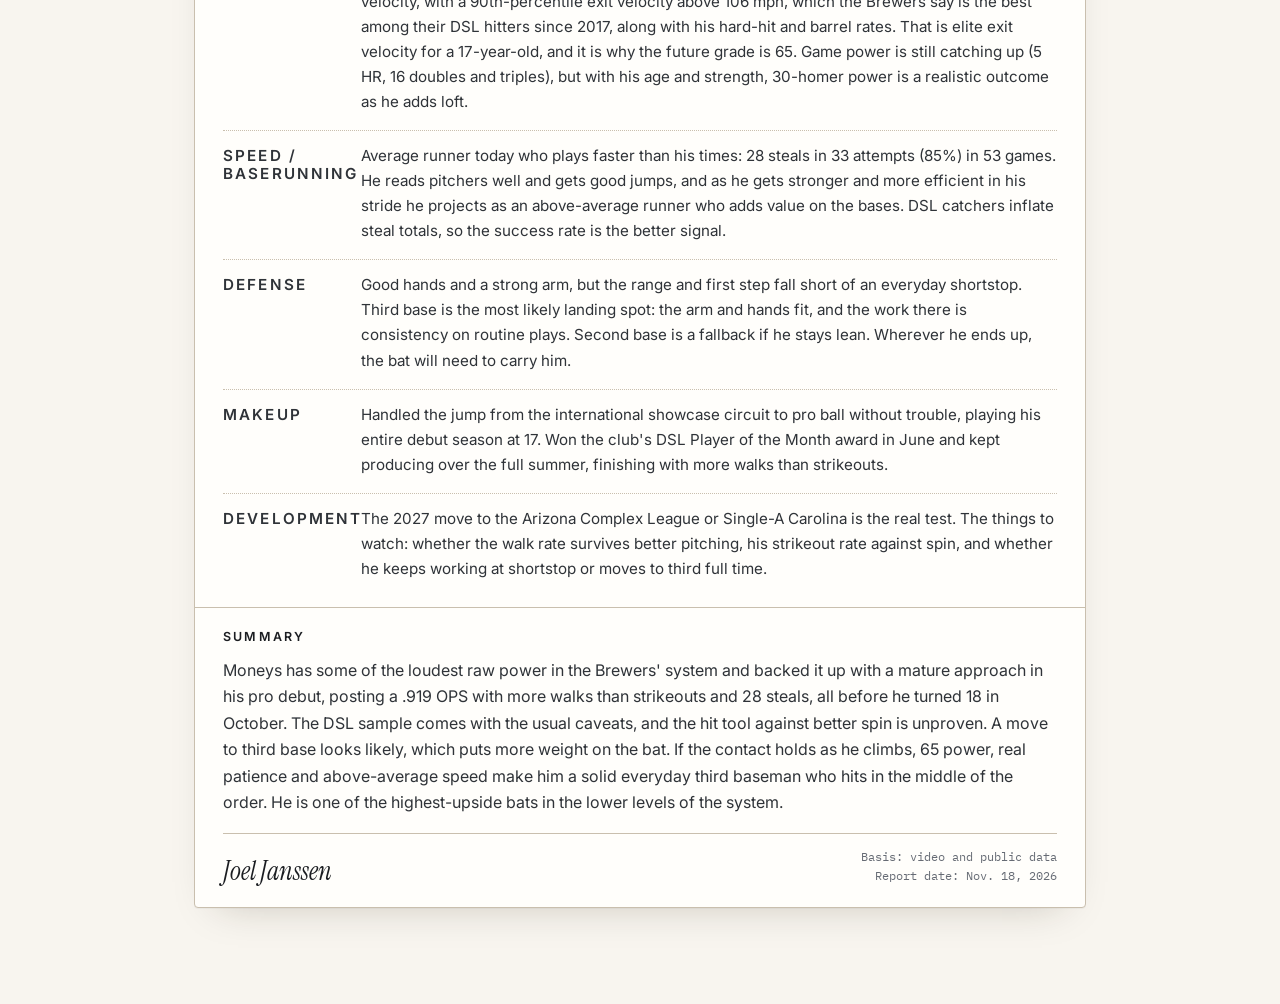
<file: reports/2026-ricki-moneys.html>
<!doctype html>
<html lang="en">
<head>
  <meta charset="utf-8">
  <meta name="viewport" content="width=device-width, initial-scale=1">
  <meta name="color-scheme" content="light">
  <title>Scouting report: Ricki Moneys, SS, Milwaukee Brewers | Joel Janssen</title>
  <meta name="description" content="Pro scouting report on Brewers shortstop prospect Ricki Moneys: tool grades, 2026 performance, defensive outlook and projection. By Joel Janssen.">
  <link rel="icon" type="image/png" href="../images/favicon-32.png?v=20261111222240">
  <link rel="preconnect" href="https://fonts.googleapis.com">
  <link rel="preconnect" href="https://fonts.gstatic.com" crossorigin>
  <link href="https://fonts.googleapis.com/css2?family=Instrument+Serif:ital@0;1&family=Inter:wght@400;500;600&family=IBM+Plex+Mono:wght@400;500;600&display=swap" rel="stylesheet">
  <link rel="stylesheet" href="../styles.css?v=20261112145300">
  <style>
    .page.wide { max-width: 940px; }
    .sheet {
      --mono: "IBM Plex Mono", ui-monospace, "SFMono-Regular", Consolas, monospace;
      --rule: #c9bfae;
      background: #fffefb; border: 1px solid var(--rule); border-radius: 4px;
      box-shadow: 0 1px 0 rgba(0,0,0,.03), 0 18px 40px -24px rgba(40,30,10,.25);
      padding: 0; overflow: hidden; color: var(--ink);
    }
    .sheet-top {
      display: flex; justify-content: space-between; align-items: flex-end; gap: 16px; flex-wrap: wrap;
      padding: 22px 28px 16px; border-bottom: 3px double var(--ink);
    }
    .sheet-top .kind { font: 600 0.72rem/1 var(--sans); letter-spacing: .2em; text-transform: uppercase; color: var(--accent); margin-bottom: 8px; }
    .sheet-top h1 { font-size: clamp(2.3rem, 5vw, 3.3rem); margin: 0; }
    .sheet-top .org { font: 500 0.95rem/1.4 var(--sans); color: var(--muted); margin-top: 6px; }
    .who { display: flex; align-items: flex-end; gap: 18px; }
    .page .headshot { width: 92px; height: 116px; object-fit: cover; object-position: 50% 20%; border-radius: 6px; border: 1px solid var(--line); }
    .stamp {
      font: 600 0.74rem/1.35 var(--mono); text-transform: uppercase; letter-spacing: .06em; text-align: right; color: var(--muted);
    }
    .stamp b { color: var(--ink); font-weight: 600; }

    /* boxed field grid, like a printed form */
    .fields { display: grid; grid-template-columns: repeat(6, 1fr); border-bottom: 1px solid var(--rule); }
    .f { padding: 9px 14px 10px; border-right: 1px solid var(--rule); border-top: 1px solid var(--rule); min-width: 0; }
    .fields > .f:nth-child(-n+6) { border-top: 0; }
    .f:nth-child(6n) { border-right: 0; }
    .f.s2 { grid-column: span 2; }
    .f.s3 { grid-column: span 3; }
    .f dt, .lbl { font: 600 0.62rem/1.2 var(--sans); letter-spacing: .14em; text-transform: uppercase; color: var(--muted); margin: 0 0 3px; }
    .f dd { margin: 0; font: 500 0.92rem/1.35 var(--mono); }

    .sec { padding: 22px 28px; border-bottom: 1px solid var(--rule); }
    .sec:last-child { border-bottom: 0; }
    .sec-h { display: flex; align-items: baseline; justify-content: space-between; gap: 12px; margin: 0 0 12px; }
    .sec-h h2 { font: 600 0.78rem/1.2 var(--sans); letter-spacing: .18em; text-transform: uppercase; margin: 0; padding: 0; border: 0; color: var(--ink); }
    .sec-h span { font: 400 0.78rem/1.2 var(--mono); color: var(--muted); }

    .two { display: grid; grid-template-columns: 1.35fr 1fr; gap: 0; }
    .two > .sec:first-child { border-right: 1px solid var(--rule); }

    table.g { width: 100%; border-collapse: collapse; font: 400 0.9rem/1.3 var(--mono); }
    table.g th { font: 600 0.62rem/1.2 var(--sans); letter-spacing: .14em; text-transform: uppercase; color: var(--muted); text-align: left; padding: 6px 8px; border-bottom: 1.5px solid var(--ink); }
    table.g td { padding: 7px 8px; border-bottom: 1px dotted var(--rule); vertical-align: top; }
    table.g td.n, table.g th.n { text-align: center; width: 64px; }
    table.g td.n { font-weight: 600; font-size: 1rem; }
    table.g td.fut { color: var(--accent); }
    table.g td.t { font-family: var(--sans); font-weight: 500; white-space: nowrap; }
    table.g td.c { font-family: var(--sans); color: var(--muted); font-size: 0.82rem; }
    table.g tr.sub td.t { padding-left: 20px; font-weight: 400; color: #3d4148; }

    .ofp { display: grid; grid-template-columns: repeat(2, 1fr); border: 1.5px solid var(--ink); }
    .ofp > div { padding: 12px 14px; border-right: 1px solid var(--rule); border-bottom: 1px solid var(--rule); }
    .ofp > div:nth-child(2n) { border-right: 0; }
    .ofp > div.wide { grid-column: span 2; border-right: 0; }
    .ofp > div:nth-last-child(1) { border-bottom: 0; }
    .ofp .v { font: 600 1.05rem/1.25 var(--mono); }
    .ofp .big { font: 400 2.6rem/1 var(--serif); color: var(--accent); }
    .scale { margin-top: 12px; font: 400 0.74rem/1.5 var(--mono); color: var(--muted); }

    .notes p { font-size: 0.95rem; color: #2f3338; margin: 0 0 4px; }
    .notes .item { display: grid; grid-template-columns: 120px 1fr; gap: 18px; padding: 12px 0; border-bottom: 1px dotted var(--rule); }
    .notes .item:last-child { border-bottom: 0; padding-bottom: 0; }
    .notes .item:first-child { padding-top: 0; }
    .notes .lbl { padding-top: 4px; }

    table.st { width: 100%; border-collapse: collapse; font: 400 0.84rem/1.3 var(--mono); }
    table.st th { font: 600 0.6rem/1.2 var(--sans); letter-spacing: .12em; text-transform: uppercase; color: var(--muted); padding: 6px 6px; border-bottom: 1.5px solid var(--ink); text-align: right; }
    table.st td { padding: 6px; text-align: right; border-bottom: 1px dotted var(--rule); white-space: nowrap; }
    table.st th:first-child, table.st td:first-child { text-align: left; }
    table.st tr.tot td { font-weight: 600; border-top: 1.5px solid var(--ink); border-bottom: 0; }
    .scroll { overflow-x: auto; }
    .fine { font: 400 0.74rem/1.5 var(--sans); color: var(--muted); margin: 10px 0 0; }

    .summary p { font-size: 1rem; color: #2f3338; }
    .sign { display: flex; justify-content: space-between; align-items: flex-end; gap: 16px; flex-wrap: wrap; margin-top: 18px; padding-top: 14px; border-top: 1px solid var(--rule); }
    .sign .who { font: 400 1.6rem/1 var(--serif); font-style: italic; }
    .sign .meta { font: 400 0.76rem/1.5 var(--mono); color: var(--muted); text-align: right; }

    @media (max-width: 760px) {
      .page.wide { padding: 40px 12px 72px; }
      .sheet-top, .sec { padding-left: 16px; padding-right: 16px; }
      .stamp { text-align: left; }
      .fields { grid-template-columns: repeat(2, 1fr); }
      .f, .f.s2, .f.s3 { grid-column: span 1; border-top: 1px solid var(--rule); }
      .fields > .f:nth-child(-n+2) { border-top: 0; }
      .fields > .f:nth-child(3), .fields > .f:nth-child(4), .fields > .f:nth-child(5), .fields > .f:nth-child(6) { border-top: 1px solid var(--rule); }
      .f:nth-child(odd) { border-right: 1px solid var(--rule); }
      .f:nth-child(even) { border-right: 0; }
      .f.full { grid-column: span 2; border-right: 0; }
      .two { grid-template-columns: 1fr; }
      .two > .sec:first-child { border-right: 0; }
      .notes .item { grid-template-columns: 1fr; gap: 4px; }
      table.g td.c { display: none; }
    }
  </style>
</head>
<body>
<main class="page wide">
  <a class="back" href="../index.html#scouting">← All scouting reports</a>

  <article class="sheet">
    <header class="sheet-top">
      <div class="who">
        <img class="headshot" src="../images/report-ricki-moneys.jpg?v=3" alt="Ricki Moneys" onerror="this.remove()">
        <div>
        <p class="kind">Pro scouting report · Prospect</p>
        <h1>Ricki Moneys</h1>
        <p class="org">SS / 3B · Milwaukee Brewers organization</p>
        </div>
      </div>
      <p class="stamp">Report date <b>Nov. 18, 2026</b><br>Scout <b>Joel Janssen</b><br>Coverage <b>2026 season</b></p>
    </header>

    <dl class="fields">
      <div class="f"><dt>Bats / throws</dt><dd>R / R</dd></div>
      <div class="f"><dt>Height / weight</dt><dd>6'0" / 180</dd></div>
      <div class="f"><dt>Born</dt><dd>10/09/2008</dd></div>
      <div class="f"><dt>Age</dt><dd>18</dd></div>
      <div class="f"><dt>Signed</dt><dd>Jan. 2026 · IFA</dd></div>
      <div class="f"><dt>ETA</dt><dd>2030</dd></div>
      <div class="f s3 full"><dt>2026 levels</dt><dd>Dominican Summer League · DSL Brewers Gold (ROK)</dd></div>
      <div class="f s3 full"><dt>Positions played</dt><dd>SS (about three-quarters of starts) · 3B</dd></div>
    </dl>

    <div class="two">
      <section class="sec">
        <div class="sec-h"><h2>Tool grades</h2><span>20–80 · present / future</span></div>
        <table class="g">
          <thead><tr><th>Tool</th><th class="n">Pres</th><th class="n">Fut</th><th>Comment</th></tr></thead>
          <tbody>
            <tr><td class="t">Hit</td><td class="n">30</td><td class="n fut">50</td><td class="c">Elite eye for his age; contact vs. spin unproven</td></tr>
            <tr><td class="t">Power</td><td class="n">40</td><td class="n fut">65</td><td class="c">111 mph max EV; best DSL EV90 in Brewers data since 2017</td></tr>
            <tr><td class="t">Run</td><td class="n">50</td><td class="n fut">55</td><td class="c">28 SB at 85%; instincts and jumps play up</td></tr>
            <tr><td class="t">Arm</td><td class="n">55</td><td class="n fut">60</td><td class="c">Strong and carries; plays anywhere on the dirt</td></tr>
            <tr><td class="t">Field</td><td class="n"></td><td class="n"></td><td class="c"></td></tr>
            <tr class="sub"><td class="t">at SS</td><td class="n">40</td><td class="n fut">40</td><td class="c">Good hands; range short of the position</td></tr>
            <tr class="sub"><td class="t">at 3B</td><td class="n">40</td><td class="n fut">50</td><td class="c">Best fit; hands and arm play, reliability next</td></tr>
            <tr class="sub"><td class="t">at 2B</td><td class="n">—</td><td class="n fut">45</td><td class="c">Option if he stays lean; untested</td></tr>
          </tbody>
        </table>
        <p class="scale">80 elite · 70 plus-plus · 60 plus · 50 average · 40 below · 30 well below · 20 poor</p>
      </section>

      <section class="sec">
        <div class="sec-h"><h2>Projection</h2></div>
        <div class="ofp">
          <div><p class="lbl">OFP / FV</p><p class="big">55</p></div>
          <div><p class="lbl">Standing</p><p class="v">Brewers No. 15 · Pipeline breakout</p></div>
          <div class="wide"><p class="lbl">Role</p><p class="v">Everyday 3B, middle-of-order power bat</p></div>
          <div class="wide"><p class="lbl">Alternate outcome</p><p class="v">Power-first corner / platoon bat</p></div>
          <div class="wide"><p class="lbl">Carrying tools</p><p class="v">65 power · advanced eye</p></div>
        </div>
        <p class="fine">MLB Pipeline's No. 20 international prospect in the 2026 class, signed for about $1.1 million. Named the Brewers' breakout prospect of 2026 by MLB Pipeline after a pro debut he played entirely at 17. Turned 18 on Oct. 9.</p>
      </section>
    </div>

    <section class="sec">
      <div class="sec-h"><h2>2026 performance</h2><span>Minor League Baseball</span></div>
      <div class="scroll">
        <table class="st">
          <thead><tr><th>Level</th><th>G</th><th>PA</th><th>AVG</th><th>OBP</th><th>SLG</th><th>2B</th><th>3B</th><th>HR</th><th>BB%</th><th>K%</th><th>SB-CS</th></tr></thead>
          <tbody>
            <tr><td>DSL Brewers Gold</td><td>53</td><td>243</td><td>.289</td><td>.440</td><td>.479</td><td>11</td><td>5</td><td>5</td><td>18.9%</td><td>18.5%</td><td>28-5</td></tr>
            <tr class="tot"><td>Total</td><td>53</td><td>243</td><td>.289</td><td>.440</td><td>.479</td><td>11</td><td>5</td><td>5</td><td>18.9%</td><td>18.5%</td><td>28-5</td></tr>
          </tbody>
        </table>
      </div>
      <p class="fine">Pro debut: 46 walks against 45 strikeouts, .919 OPS, 21 extra-base hits. Brewers DSL Player of the Month for June. Dominican Summer League numbers come against young, raw competition and should be read with that in mind. Source: Baseball-Reference (MiLB). Bio: Baseball-Reference, MLB Pipeline.</p>
    </section>

    <section class="sec notes">
      <div class="sec-h"><h2>Report</h2></div>
      <div class="item"><p class="lbl">Physical</p><div><p>Strong, filled-in frame at 6'0", 180, already thicker through the lower half than a typical shortstop, and he only turned 18 on Oct. 9, a little over a month ago. He played the whole 2026 season at 17. There is still room to add strength; the key is keeping his athleticism as he does.</p></div></div>
      <div class="item"><p class="lbl">Hitting</p><div><p>The approach is the standout for a debut season: more walks than strikeouts (46 to 45) and a .440 OBP at 17. He doesn't expand the zone much and lets pitchers come to him. The open question is pure bat-to-ball. Scouts have flagged swing-and-miss risk, and DSL pitching rarely tests a hitter with quality spin. How the contact holds up against better breaking balls stateside is the key to the whole profile.</p></div></div>
      <div class="item"><p class="lbl">Power</p><div><p>The carrying tool. Electric bat speed and natural power to right-center. He reached 111 mph exit velocity, with a 90th-percentile exit velocity above 106 mph, which the Brewers say is the best among their DSL hitters since 2017, along with his hard-hit and barrel rates. That is elite exit velocity for a 17-year-old, and it is why the future grade is 65. Game power is still catching up (5 HR, 16 doubles and triples), but with his age and strength, 30-homer power is a realistic outcome as he adds loft.</p></div></div>
      <div class="item"><p class="lbl">Speed / baserunning</p><div><p>Average runner today who plays faster than his times: 28 steals in 33 attempts (85%) in 53 games. He reads pitchers well and gets good jumps, and as he gets stronger and more efficient in his stride he projects as an above-average runner who adds value on the bases. DSL catchers inflate steal totals, so the success rate is the better signal.</p></div></div>
      <div class="item"><p class="lbl">Defense</p><div><p>Good hands and a strong arm, but the range and first step fall short of an everyday shortstop. Third base is the most likely landing spot: the arm and hands fit, and the work there is consistency on routine plays. Second base is a fallback if he stays lean. Wherever he ends up, the bat will need to carry him.</p></div></div>
      <div class="item"><p class="lbl">Makeup</p><div><p>Handled the jump from the international showcase circuit to pro ball without trouble, playing his entire debut season at 17. Won the club's DSL Player of the Month award in June and kept producing over the full summer, finishing with more walks than strikeouts.</p></div></div>
      <div class="item"><p class="lbl">Development</p><div><p>The 2027 move to the Arizona Complex League or Single-A Carolina is the real test. The things to watch: whether the walk rate survives better pitching, his strikeout rate against spin, and whether he keeps working at shortstop or moves to third full time.</p></div></div>
    </section>

    <section class="sec summary">
      <div class="sec-h"><h2>Summary</h2></div>
      <p>Moneys has some of the loudest raw power in the Brewers' system and backed it up with a mature approach in his pro debut, posting a .919 OPS with more walks than strikeouts and 28 steals, all before he turned 18 in October. The DSL sample comes with the usual caveats, and the hit tool against better spin is unproven. A move to third base looks likely, which puts more weight on the bat. If the contact holds as he climbs, 65 power, real patience and above-average speed make him a solid everyday third baseman who hits in the middle of the order. He is one of the highest-upside bats in the lower levels of the system.</p>
      <div class="sign">
        <span class="who">Joel Janssen</span>
        <span class="meta">Basis: video and public data<br>Report date: Nov. 18, 2026</span>
      </div>
    </section>
  </article>
</main>
</body>
</html>
</file>
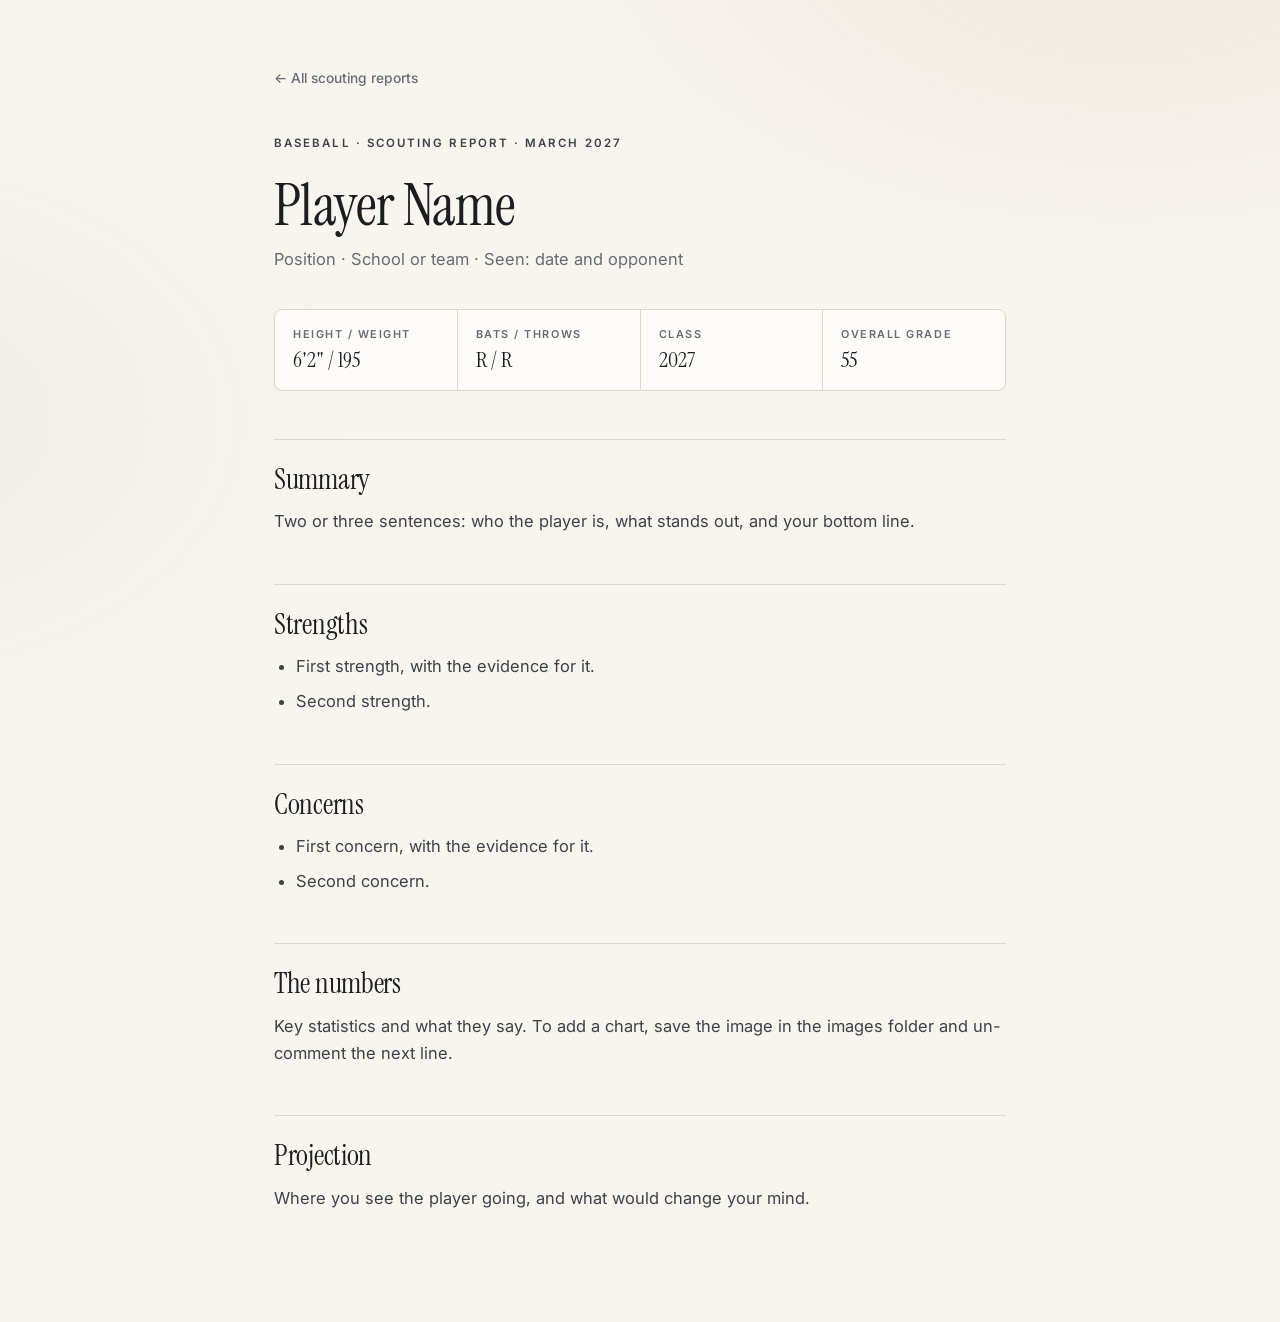
<file: reports/report-template.html>
<!doctype html>
<html lang="en">
<head>
  <meta charset="utf-8">
  <meta name="viewport" content="width=device-width, initial-scale=1">
  <meta name="color-scheme" content="light">
  <title>Scouting report: Player Name | Joel Janssen</title>
  <link rel="icon" type="image/png" href="../images/favicon-32.png?v=20261111222240">
  <link rel="preconnect" href="https://fonts.googleapis.com">
  <link rel="preconnect" href="https://fonts.gstatic.com" crossorigin>
  <link href="https://fonts.googleapis.com/css2?family=Instrument+Serif:ital@0;1&family=Inter:wght@400;500;600&display=swap" rel="stylesheet">
  <link rel="stylesheet" href="../styles.css?v=20261112143000">
</head>
<body>
<!-- HOW TO USE: copy this file, rename the copy, and replace the text below.
     Delete any section you do not need. Then link to it from index.html (see the Scouting section there). -->
<main class="page">
  <a class="back" href="../index.html#scouting">← All scouting reports</a>

  <p class="eyebrow">Baseball · Scouting report · March 2027</p>
  <h1>Player Name</h1>
  <p class="sub">Position · School or team · Seen: date and opponent</p>

  <dl class="snapshot">
    <div><dt>Height / weight</dt><dd>6'2" / 195</dd></div>
    <div><dt>Bats / throws</dt><dd>R / R</dd></div>
    <div><dt>Class</dt><dd>2027</dd></div>
    <div><dt>Overall grade</dt><dd>55</dd></div>
  </dl>

  <h2>Summary</h2>
  <p>Two or three sentences: who the player is, what stands out, and your bottom line.</p>

  <h2>Strengths</h2>
  <ul class="list">
    <li>First strength, with the evidence for it.</li>
    <li>Second strength.</li>
  </ul>

  <h2>Concerns</h2>
  <ul class="list">
    <li>First concern, with the evidence for it.</li>
    <li>Second concern.</li>
  </ul>

  <h2>The numbers</h2>
  <p>Key statistics and what they say. To add a chart, save the image in the images folder and un-comment the next line.</p>
  <!-- <img src="../images/your-chart.png" alt="Describe the chart"> -->

  <h2>Projection</h2>
  <p>Where you see the player going, and what would change your mind.</p>
</main>
</body>
</html>
</file>
<file: styles.css>
/* ------------------------------------------------------------------
   Colours. Change --accent to restyle the whole site.
------------------------------------------------------------------- */
:root {
  color-scheme: light;
  --bg: #f8f5ef;          /* warm ivory */
  --band: #f0eadf;        /* slightly deeper ivory for alternating sections */
  --warm: #e9dcc5;        /* sand, for the contact section */
  --surface: #fdfcf9;
  --ink: #1b1d21;
  --muted: #666b74;
  --line: #ddd5c6;
  --accent: #96723a;      /* brass */
  --accent-soft: rgba(150, 114, 58, 0.13);
  --green: #2f5d4a;       /* field green, used sparingly */
  --on-accent: #fdfbf7;
  --serif: "Instrument Serif", "Iowan Old Style", Georgia, serif;
  --sans: "Inter", "Segoe UI", system-ui, -apple-system, Arial, sans-serif;
  --ease: cubic-bezier(.2, .7, .2, 1);
}

* { box-sizing: border-box; }
html { scroll-behavior: smooth; scroll-padding-top: 84px; background: var(--bg); }
body {
  margin: 0; color: var(--ink); overflow-x: clip;
  background:
    radial-gradient(900px 520px at 88% -80px, rgba(150, 114, 58, 0.10), transparent 70%),
    radial-gradient(700px 480px at -10% 420px, rgba(47, 93, 74, 0.06), transparent 70%),
    var(--bg);
  font: 400 16.5px/1.65 var(--sans); -webkit-font-smoothing: antialiased;
}
a { color: inherit; text-decoration: none; }
h1, h2, h3, h4 { margin: 0; font-weight: 400; text-wrap: balance; }
h1, h2, .statement { font-family: var(--serif); letter-spacing: -0.01em; line-height: 1.06; }
h1 { font-size: clamp(2.7rem, 6.2vw, 4.9rem); }
h1 em { color: var(--accent); }
h2 { font-size: clamp(1.9rem, 3.6vw, 2.7rem); }
h3 { font: 600 1.08rem/1.3 var(--sans); letter-spacing: -0.01em; }
p { margin: 0 0 14px; }
ul { margin: 0; padding: 0; list-style: none; }
::selection { background: var(--accent); color: var(--on-accent); }

/* ---- reading progress line ---- */
.progress {
  position: fixed; inset: 0 0 auto 0; height: 2px; z-index: 30;
  background: var(--accent); transform-origin: 0 50%; transform: scaleX(0);
}

/* ---- top bar ---- */
.top {
  position: sticky; top: 0; z-index: 20;
  display: flex; align-items: center; gap: 22px;
  padding: 16px max(24px, calc((100vw - 1120px) / 2));
  background: color-mix(in srgb, var(--bg) 84%, transparent);
  backdrop-filter: blur(14px) saturate(1.2); -webkit-backdrop-filter: blur(14px) saturate(1.2);
  border-bottom: 1px solid transparent; transition: border-color .3s;
}
.top.scrolled { border-bottom-color: var(--line); }
.brand { display: inline-flex; align-items: center; gap: 11px; font: 400 1.5rem/1 var(--serif); text-decoration: none; white-space: nowrap; margin-right: auto; }
.brand img { display: block; width: 36px; height: 36px; transition: transform .5s var(--ease); }
.brand:hover img { transform: rotate(-8deg) scale(1.06); }
.top nav { display: flex; gap: 24px; overflow-x: auto; scrollbar-width: none; }
.top nav::-webkit-scrollbar { display: none; }
.top nav a {
  position: relative; text-decoration: none; color: var(--muted); white-space: nowrap;
  font-size: 0.86rem; font-weight: 500; padding: 6px 0; transition: color .25s;
}
.top nav a::after {
  content: ""; position: absolute; left: 0; right: 0; bottom: 0; height: 1px; background: var(--accent);
  transform: scaleX(0); transform-origin: 0 50%; transition: transform .35s var(--ease);
}
.top nav a:hover, .top nav a[aria-current="true"] { color: var(--ink); }
.top nav a::after { display: none; }
.social { display: flex; gap: 8px; flex: none; }
.social a {
  width: 34px; height: 34px; border-radius: 50%; border: 1px solid var(--line); display: grid; place-items: center;
  transition: border-color .25s, color .25s, transform .3s var(--ease), background-color .25s;
}
.social a:hover { border-color: var(--accent); color: var(--on-accent); background: var(--accent); transform: translateY(-2px); }
.social svg { width: 16px; height: 16px; fill: none; stroke: currentColor; stroke-width: 1.6; stroke-linecap: round; stroke-linejoin: round; }

/* ---- layout ---- */
main { max-width: 1120px; margin: 0 auto; padding: 0 24px; }
section { padding: 104px 0; }
/* a section with class "band" gets a full-width tinted background */
.band { background: var(--band); box-shadow: 0 0 0 100vmax var(--band); clip-path: inset(0 -100vmax); }
.band.warm { background: var(--warm); box-shadow: 0 0 0 100vmax var(--warm); }
.eyebrow {
  display: flex; align-items: center; gap: 10px; margin-bottom: 22px;
  text-transform: uppercase; letter-spacing: 0.18em; font-size: 0.72rem; font-weight: 600; color: var(--muted);
}
.section-head { display: flex; align-items: baseline; gap: 18px; padding-bottom: 22px; margin-bottom: 44px; border-bottom: 1px solid var(--line); }
.num { font: 500 0.78rem/1 var(--sans); letter-spacing: 0.14em; color: var(--accent); }
.split { display: grid; grid-template-columns: 1.15fr 1fr; gap: 64px; align-items: start; }
.split.even { grid-template-columns: 1fr 1fr; }
.statement { font-size: clamp(1.55rem, 2.7vw, 2.15rem); line-height: 1.22; margin: 0; }
.section-note { color: var(--muted); max-width: 60ch; margin: -22px 0 36px; }

/* ---- hero ---- */
.hero {
  min-height: calc(100vh - 190px); padding: 72px 0 64px;
  display: grid; grid-template-columns: 1.15fr 1fr; gap: 56px; align-items: center;
}
.pulse { flex: none; width: 7px; height: 7px; border-radius: 50%; background: var(--accent); animation: pulse 2.6s infinite; }
@keyframes pulse { 0% { box-shadow: 0 0 0 0 rgba(150, 114, 58, .55); } 70%, 100% { box-shadow: 0 0 0 9px rgba(150, 114, 58, 0); } }
.lede { font-size: 1.1rem; color: var(--muted); max-width: 50ch; margin: 28px 0 36px; }
.now { display: inline-flex; align-items: center; gap: 12px; margin: -12px 0 30px; padding: 7px 16px 7px 7px; border: 1px solid var(--line); border-radius: 999px; background: color-mix(in srgb, var(--surface) 70%, transparent); font-size: 0.88rem; font-weight: 500; }
.now b { background: var(--accent); color: var(--on-accent); border-radius: 999px; padding: 3px 11px; font-size: 0.68rem; font-weight: 600; letter-spacing: 0.14em; text-transform: uppercase; }
.actions { display: flex; flex-wrap: wrap; gap: 12px; }
.btn {
  display: inline-flex; align-items: center; gap: 10px; text-decoration: none;
  font-size: 0.9rem; font-weight: 600; padding: 14px 26px; border-radius: 999px;
  border: 1px solid var(--line); background: color-mix(in srgb, var(--surface) 70%, transparent);
  transition: transform .3s var(--ease), border-color .3s, background-color .3s, color .3s;
}
.btn span { transition: transform .3s var(--ease); }
.btn:hover { transform: translateY(-2px); border-color: var(--ink); }
.btn:hover span { transform: translate(3px, 0); }
.btn[href$=".pdf"]:hover span { transform: translate(0, 3px); }
.btn.primary { background: var(--ink); border-color: var(--ink); color: var(--bg); }
.btn.primary:hover { background: var(--accent); border-color: var(--accent); color: var(--on-accent); }

/* the playing surfaces: each draws itself, then gives way to the next */
.fields { margin: 0; background: var(--surface); border: 1px solid var(--line); border-radius: 10px; padding: 26px 26px 18px; box-shadow: 0 30px 60px -40px rgba(60, 45, 20, .35); }
.stage { position: relative; aspect-ratio: 440 / 300; }
.field { position: absolute; inset: 0; width: 100%; height: 100%; overflow: visible; opacity: 0; transition: opacity .7s var(--ease); }
.field.on { opacity: 1; }
.field .draw { fill: none; stroke: var(--line); stroke-width: 1.4; stroke-linecap: round; stroke-linejoin: round; }
.field .edge { stroke: var(--muted); }
.field .main { stroke: var(--green); stroke-width: 1.8; }
.field .accent { stroke: var(--accent); stroke-width: 2; }
.field .route { fill: none; stroke: var(--accent); stroke-width: 1.4; stroke-dasharray: 3 5; stroke-linecap: round; }
.field .marks circle { fill: var(--accent); opacity: .9; transform-box: fill-box; transform-origin: center; }
.js .field .draw { stroke-dasharray: 1; stroke-dashoffset: 1; }
.js .field .route { opacity: 0; }
.field .marks .opp { fill: var(--green); }
.js .field .marks circle { transform: scale(0); }
.js .field.on .draw { stroke-dashoffset: 0; transition: stroke-dashoffset 1.7s var(--ease); }
.js .field.on .main { transition-delay: .25s; }
.js .field.on .accent { transition-delay: .4s; }
.js .field.on .thin { transition-delay: .55s; }
.js .field.on .route { opacity: .9; transition: opacity .8s 1.5s; }
.js .field.on .marks circle { transform: scale(1); transition: transform .55s var(--ease); transition-delay: calc(1.6s + var(--i, 0) * 80ms); }
.fields figcaption { display: flex; justify-content: space-between; align-items: center; margin-top: 16px; padding-top: 14px; border-top: 1px solid var(--line); font-size: 0.72rem; letter-spacing: 0.16em; text-transform: uppercase; color: var(--muted); }
.field-name { transition: opacity .35s; }
.ticks { display: flex; gap: 6px; }
.ticks button { width: 18px; height: 18px; padding: 8px 0; border: 0; background: var(--line); background-clip: content-box; cursor: pointer; transition: background-color .4s, width .4s var(--ease); }
.ticks button:hover { background-color: var(--muted); }
.ticks button.on { background-color: var(--accent); width: 30px; }
.ticks button:focus-visible, .stage:focus-visible { outline: 2px solid var(--accent); outline-offset: 4px; }
.stage { cursor: pointer; outline: none; }

/* ---- moving band of focus areas ---- */
.marquee { overflow: hidden; padding: 20px 0; border-top: 1px solid var(--line); border-bottom: 1px solid var(--line); margin: 0 calc(50% - 50vw); -webkit-mask-image: linear-gradient(90deg, transparent, #000 12%, #000 88%, transparent); mask-image: linear-gradient(90deg, transparent, #000 12%, #000 88%, transparent); }
.track { display: flex; width: max-content; animation: slide 48s linear infinite; }
.marquee:hover .track { animation-play-state: paused; }
.track span { font: 400 1.5rem/1 var(--serif); color: var(--ink); white-space: nowrap; padding: 0 26px; position: relative; }
.track span::after { content: ""; position: absolute; right: -3px; top: 50%; width: 5px; height: 5px; border-radius: 50%; background: var(--accent); transform: translateY(-50%); }
@keyframes slide { to { transform: translateX(-50%); } }

/* ---- about ---- */
.split > div > p:not(.statement) { color: var(--muted); }
.facts { margin: 30px 0 0; }
.facts div { display: grid; grid-template-columns: 110px 1fr; gap: 16px; padding: 14px 0; border-top: 1px solid var(--line); }
.facts dt, .mini { text-transform: uppercase; letter-spacing: 0.14em; font-size: 0.7rem; font-weight: 600; color: var(--muted); padding-top: 3px; }
.facts dd { margin: 0; font-weight: 500; }
.pillars { display: grid; grid-template-columns: repeat(3, 1fr); gap: 20px; margin-top: 72px; }
.pillar { position: relative; background: var(--surface); border: 1px solid var(--line); border-radius: 8px; padding: 30px 28px 26px; transition: transform .45s var(--ease), box-shadow .45s var(--ease), border-color .3s; }
.pillar:hover { transform: translateY(-4px); border-color: color-mix(in srgb, var(--accent) 45%, var(--line)); box-shadow: 0 22px 44px -30px rgba(60, 45, 20, .4); }
.pillar-num { display: block; font: italic 400 1.5rem/1 var(--serif); color: var(--accent); margin-bottom: 26px; }
.pillar h3 { font: 400 1.7rem/1.1 var(--serif); margin-bottom: 10px; }
.pillar p { color: var(--muted); font-size: 0.95rem; margin: 0; }

/* ---- photos: each spot only shows once its image file exists ---- */
.portrait { margin: 36px 0 0; max-width: 340px; border-radius: 8px; overflow: hidden; border: 1px solid var(--line); box-shadow: 0 30px 60px -40px rgba(60, 45, 20, .45); }
.portrait img { display: block; width: 100%; aspect-ratio: 4 / 5; object-fit: cover; transition: transform 1.2s var(--ease); }
.portrait:hover img { transform: scale(1.04); }
.gallery { display: grid; grid-auto-flow: column; grid-auto-columns: 1fr; gap: 20px; margin-top: 20px; }
.gallery:not(:has(figure)) { display: none; }
.gallery figure { position: relative; margin: 0; border-radius: 8px; overflow: hidden; border: 1px solid var(--line); }
.gallery img { display: block; width: 100%; aspect-ratio: 3 / 2; object-fit: cover; transition: transform 1.2s var(--ease); }
.gallery figure:hover img { transform: scale(1.05); }
.gallery figcaption { position: absolute; left: 12px; bottom: 12px; background: var(--surface); border-radius: 999px; padding: 5px 14px; font-size: 0.7rem; font-weight: 600; letter-spacing: 0.12em; text-transform: uppercase; }
.credit { margin: 10px 0 0; text-align: right; font-size: 0.72rem; color: var(--muted); letter-spacing: 0.04em; }
.gallery:not(:has(figure)) + .credit { display: none; }
.job-logo { float: right; width: 92px; margin: -6px 0 8px 20px; mix-blend-mode: multiply; }
.job-logo.tile { width: 60px; height: 60px; object-fit: cover; border-radius: 12px; margin-top: -4px; mix-blend-mode: normal; border: 1px solid var(--line); }
.job-logo.tile.contain { object-fit: contain; background: #fff; padding: 5px; }

/* ---- scouting report list ---- */
.reports { border-top: 1px solid var(--line); }
.report { display: grid; grid-template-columns: 130px 64px 1fr 200px auto 28px; gap: 24px; align-items: center; padding: 24px 0; border-bottom: 1px solid var(--line); text-decoration: none; transition: padding .4s var(--ease), background-color .4s; }
.report:hover { padding-left: 14px; padding-right: 14px; background: var(--accent-soft); }
.report-sport, .report-date { font-size: 0.72rem; font-weight: 600; letter-spacing: 0.14em; text-transform: uppercase; color: var(--accent); }
.report-date { color: var(--muted); }
.report-photo { width: 64px; height: 80px; object-fit: cover; object-position: 50% 20%; border-radius: 6px; border: 1px solid var(--line); }
.report-name { font: 400 1.6rem/1.15 var(--serif); }
.report-name small { display: block; font: 400 0.9rem/1.4 var(--sans); color: var(--muted); margin-top: 4px; }
/* OFP meter: a 20-80 scouting-scale bar that fills when the row scrolls into view */
.ofp-meter { display: flex; flex-direction: column; gap: 6px; }
.ofp-top { display: flex; justify-content: space-between; align-items: baseline; }
.ofp-lbl { font-size: 0.68rem; font-weight: 600; letter-spacing: 0.14em; color: var(--muted); }
.ofp-num { font: 400 0.8rem var(--sans); color: var(--muted); }
.ofp-num b { font: 400 1.5rem/1 var(--serif); color: var(--accent); margin-right: 1px; }
.ofp-bar { position: relative; height: 8px; border-radius: 4px; overflow: hidden; background: var(--line); }
.ofp-bar::after { content: ""; position: absolute; inset: 0; pointer-events: none;     /* grade lines at 30, 40 ... 70 */
  background: repeating-linear-gradient(90deg, transparent 0 calc(100% / 6 - 2px), var(--bg) calc(100% / 6 - 2px) calc(100% / 6)); }
.ofp-fill { position: absolute; inset: 0 auto 0 0; width: var(--fill, 0%); border-radius: 4px; background: linear-gradient(90deg, var(--green), var(--accent)); }
.ofp-grade { font-size: 0.72rem; color: var(--muted); }
.js .ofp-fill { width: 0; transition: width 1.4s var(--ease) .3s; }
.js .report.in .ofp-fill { width: var(--fill, 0%); }
.report-arrow { color: var(--accent); transition: transform .4s var(--ease); }
.report:hover .report-arrow { transform: translateX(6px); }

/* ---- a single report or article page ---- */
.page { max-width: 780px; margin: 0 auto; padding: 64px 24px 96px; }
.page .back { display: inline-block; margin-bottom: 44px; font-size: 0.86rem; font-weight: 500; color: var(--muted); text-decoration: none; }
.page .back:hover { color: var(--accent); }
.page h1 { font-size: clamp(2.4rem, 5vw, 3.6rem); margin-bottom: 10px; }
.page .sub { color: var(--muted); margin-bottom: 36px; }
.page h2 { font-size: 1.8rem; margin: 48px 0 14px; padding-top: 24px; border-top: 1px solid var(--line); }
.page p, .page li { color: #3d4148; }
.page ul.list { list-style: disc; padding-left: 22px; }
.page ul.list li { margin-bottom: 8px; }
.snapshot { display: grid; grid-template-columns: repeat(auto-fit, minmax(150px, 1fr)); gap: 1px; background: var(--line); border: 1px solid var(--line); border-radius: 8px; overflow: hidden; margin: 0; }
.snapshot div { background: var(--surface); padding: 16px 18px; }
.snapshot dt { text-transform: uppercase; letter-spacing: 0.14em; font-size: 0.68rem; font-weight: 600; color: var(--muted); margin-bottom: 4px; }
.snapshot dd { margin: 0; font: 400 1.35rem/1.2 var(--serif); }
.page img { max-width: 100%; border-radius: 8px; border: 1px solid var(--line); }

/* ---- stat strip ---- */
.stats { display: grid; grid-template-columns: repeat(4, 1fr); border-top: 1px solid var(--line); border-bottom: 1px solid var(--line); }
.stats li { padding: 34px 24px 30px 0; }
.stats li + li { padding-left: 24px; border-left: 1px solid var(--line); }
.stats b { display: block; font: 400 clamp(2.5rem, 4.6vw, 3.6rem)/1 var(--serif); font-variant-numeric: tabular-nums; }
.stats span { display: block; margin-top: 10px; color: var(--muted); font-size: 0.88rem; max-width: 22ch; }

/* ---- experience timeline ---- */
.job { position: relative; display: grid; grid-template-columns: 210px 1fr; gap: 40px; padding: 0 0 52px 34px; }
.job::before { content: ""; position: absolute; left: 4px; top: 12px; bottom: -12px; width: 1px; background: var(--line); }
.job:last-child { padding-bottom: 0; }
.job:last-child::before { display: none; }
.job::after {
  content: ""; position: absolute; left: 0; top: 7px; width: 9px; height: 9px; border-radius: 50%;
  background: var(--bg); border: 1.5px solid var(--accent); transition: background-color .4s, box-shadow .4s;
}
.job:hover::after { background: var(--accent); box-shadow: 0 0 0 5px var(--accent-soft); }
.when { margin: 0; padding-top: 2px; font-size: 0.8rem; font-weight: 600; letter-spacing: 0.1em; text-transform: uppercase; color: var(--muted); }
.org { color: var(--accent); font-size: 0.92rem; font-weight: 500; margin: 6px 0 14px; }
.job li { position: relative; padding-left: 20px; margin-bottom: 8px; color: var(--muted); max-width: 68ch; }
.job li::before { content: ""; position: absolute; left: 0; top: 0.78em; width: 8px; height: 1px; background: var(--muted); }

/* ---- cards ---- */
.cards { display: grid; grid-template-columns: repeat(2, 1fr); gap: 20px; }
.card {
  position: relative; overflow: hidden; display: flex; flex-direction: column;
  background: var(--surface); border: 1px solid var(--line); border-radius: 8px; padding: 32px;
  transition: transform .45s var(--ease), border-color .3s, box-shadow .45s var(--ease);
}
.card::before {                       /* soft light that follows the pointer */
  content: ""; position: absolute; inset: 0; pointer-events: none; opacity: 0; transition: opacity .4s;
  background: radial-gradient(420px circle at var(--mx, 50%) var(--my, 0%), var(--accent-soft), transparent 65%);
}
.card::after {
  content: ""; position: absolute; left: 0; top: 0; height: 2px; width: 100%; background: var(--accent);
  transform: scaleX(0); transform-origin: 0 50%; transition: transform .6s var(--ease);
}
.card:hover { transform: translateY(-4px); border-color: color-mix(in srgb, var(--accent) 45%, var(--line)); box-shadow: 0 22px 44px -30px rgba(60, 45, 20, .45); }
.card:hover::before { opacity: 1; }
.card:hover::after { transform: scaleX(1); }
.card > * { position: relative; }
.card .meta { display: flex; justify-content: space-between; align-items: center; gap: 12px; margin-bottom: 18px; font-size: 0.7rem; font-weight: 600; letter-spacing: 0.14em; text-transform: uppercase; color: var(--muted); }
.pill { border: 1px solid var(--line); border-radius: 999px; padding: 3px 10px; letter-spacing: 0.1em; }
.card h3 { font: 400 1.6rem/1.15 var(--serif); margin-bottom: 14px; }
.card p { color: var(--muted); font-size: 0.95rem; }
.tags { display: flex; flex-wrap: wrap; gap: 6px 18px; margin: auto 0 0; padding-top: 18px; border-top: 1px solid var(--line); }
.tags span { font-size: 0.78rem; font-weight: 500; color: var(--ink); }
.card .links { margin: 16px 0 0; }
.card .links a { color: var(--accent); font-weight: 600; text-decoration: none; }
.empty { border: 1px dashed color-mix(in srgb, var(--accent) 40%, var(--line)); border-radius: 8px; padding: 56px 32px; text-align: center; background: color-mix(in srgb, var(--surface) 60%, transparent); }
.empty p:last-child { color: var(--muted); margin: 12px 0 0; }

/* ---- clubs ---- */
.clubs { display: grid; grid-template-columns: repeat(2, 1fr); border-top: 1px solid var(--line); }
.club { display: grid; grid-template-columns: 64px 1fr; gap: 22px; align-items: start; padding: 30px 28px 30px 0; border-bottom: 1px solid var(--line); transition: background-color .4s, padding-left .4s var(--ease); }
a.club { text-decoration: none; color: inherit; }
.club h3::after { content: " \2197"; font-size: 0.7em; color: var(--accent); opacity: 0; transition: opacity .3s; }
.club:hover h3::after, .club:focus-visible h3::after { opacity: 1; }
.club:nth-child(even) { padding-left: 28px; border-left: 1px solid var(--line); }
.club:hover { background: var(--accent-soft); padding-left: 16px; }
.club:nth-child(even):hover { padding-left: 36px; }
.club-mark { width: 64px; height: 64px; border-radius: 50%; border: 1px solid var(--accent); display: grid; place-items: center; font: 400 1.1rem/1 var(--serif); color: var(--accent); transition: background-color .4s, color .4s; }
.club:hover .club-mark { background: var(--accent); color: var(--on-accent); }
.club-mark.photo { object-fit: cover; padding: 0; border-color: var(--line); }
.club h3 { font: 400 1.5rem/1.15 var(--serif); margin-bottom: 4px; }
.club .role { font-size: 0.72rem; font-weight: 600; letter-spacing: 0.14em; text-transform: uppercase; color: var(--accent); margin-bottom: 8px; }
.club p:last-child { color: var(--muted); font-size: 0.95rem; margin: 0; }

/* ---- skills ---- */
.mini { margin: 0 0 14px; }
.chips { display: flex; flex-wrap: wrap; gap: 8px; margin-bottom: 34px; }
.chips li { background: var(--surface); border: 1px solid var(--line); border-radius: 999px; padding: 7px 16px; font-size: 0.86rem; font-weight: 500; transition: border-color .3s, color .3s, transform .3s var(--ease); }
.chips li:hover { border-color: var(--accent); color: var(--accent); transform: translateY(-2px); }
.school { padding: 16px 0; border-top: 1px solid var(--line); }
.school h4 { font: 400 1.35rem/1.2 var(--serif); margin-bottom: 6px; }
.school p { color: var(--muted); margin: 0; font-size: 0.95rem; }
.school:has(.school-logo) { display: grid; grid-template-columns: 54px 1fr; column-gap: 18px; }
.school-logo { grid-row: 1 / span 2; width: 54px; height: 54px; object-fit: cover; border-radius: 10px; margin-top: 2px; }
.school-logo.blend { object-fit: contain; mix-blend-mode: multiply; border-radius: 0; }

/* ---- awards ---- */
.awards li { display: grid; grid-template-columns: 160px 1fr auto; gap: 24px; padding: 22px 0; border-bottom: 1px solid var(--line); transition: padding-left .4s var(--ease); }
.awards li:hover { padding-left: 10px; }
.awards span { font-size: 0.8rem; font-weight: 600; letter-spacing: 0.1em; color: var(--accent); padding-top: 5px; }
.awards div { color: var(--muted); font-size: 0.95rem; }
.awards strong { display: block; font: 400 1.35rem/1.25 var(--serif); color: var(--ink); margin-bottom: 4px; }
.award-photo { width: 84px; height: 104px; object-fit: cover; object-position: 50% 22%; border-radius: 8px; border: 1px solid var(--line); margin: -4px 0; transition: transform .5s var(--ease), box-shadow .5s var(--ease); }
.award-photo.wide { width: 130px; object-position: 50% 50%; }
.award-photo.full { width: auto; object-fit: contain; }
.award-photo { cursor: zoom-in; }

/* enlarged photo, shown when an award photo is clicked */
.lightbox { position: fixed; inset: 0; z-index: 50; display: grid; place-items: center; padding: 24px; background: rgba(248, 245, 239, .94); backdrop-filter: blur(6px); opacity: 0; pointer-events: none; transition: opacity .35s var(--ease); cursor: zoom-out; }
.lightbox.open { opacity: 1; pointer-events: auto; }
.lightbox img { max-width: min(92vw, 900px); max-height: 88vh; border-radius: 10px; border: 1px solid var(--line); box-shadow: 0 40px 80px -40px rgba(60, 45, 20, .6); transform: scale(.96); transition: transform .45s var(--ease); }
.lightbox.open img { transform: none; }
.awards li:hover .award-photo { transform: scale(1.06) rotate(-1.5deg); box-shadow: 0 16px 30px -18px rgba(60, 45, 20, .5); }

/* ---- contact / footer ---- */
.contact { text-align: center; padding: 120px 0; }
.contact .eyebrow { justify-content: center; }
.contact h2 { font-size: clamp(2.1rem, 4.6vw, 3.5rem); margin-bottom: 40px; }
.contact .actions { justify-content: center; }
.contact .btn.ghost { background: color-mix(in srgb, var(--surface) 55%, transparent); border-color: color-mix(in srgb, var(--ink) 22%, transparent); }
footer {
  max-width: 1120px; margin: 0 auto; padding: 26px 24px 40px;
  display: flex; justify-content: space-between; color: var(--muted); font-size: 0.82rem;
}
footer a { text-decoration: none; transition: color .25s; }
footer a:hover { color: var(--accent); }

/* ---- reveal on scroll (only when scripts run) ---- */
.js .reveal { opacity: 0; transform: translateY(22px); transition: opacity .9s var(--ease), transform .9s var(--ease); transition-delay: var(--d, 0ms); }
.js .reveal.in { opacity: 1; transform: none; }

/* ---- small screens ---- */
@media (max-width: 900px) {
  section { padding: 72px 0; }
  .top { gap: 14px; padding: 12px 16px; }
  .top nav { gap: 18px; }
  .social { display: none; }
  main { padding: 0 16px; }
  .hero { grid-template-columns: 1fr; min-height: 0; padding: 48px 0 48px; gap: 40px; }
  .fields { padding: 18px 18px 14px; }
  .split, .split.even { grid-template-columns: 1fr; gap: 30px; }
  .pillars { grid-template-columns: 1fr; margin-top: 48px; }
  .stats { grid-template-columns: 1fr 1fr; }
  .stats li, .stats li + li { padding: 24px 16px 24px 0; border-left: 0; }
  .stats li:nth-child(even) { padding-left: 16px; border-left: 1px solid var(--line); }
  .stats li:nth-child(n+3) { border-top: 1px solid var(--line); }
  .job { grid-template-columns: 1fr; gap: 8px; padding-left: 28px; padding-bottom: 40px; }
  .cards, .clubs { grid-template-columns: 1fr; }
  .gallery { grid-auto-flow: row; }
  .portrait { max-width: 100%; }
  .report { grid-template-columns: 56px 1fr 24px; gap: 6px 14px; }
  .report-sport { grid-column: 2; grid-row: 1; }
  .report-name { grid-column: 2; grid-row: 2; }
  .report-date { grid-column: 2; grid-row: 4; }
  .ofp-meter { grid-column: 2; grid-row: 3; max-width: 240px; margin-top: 6px; }
  .report-photo { grid-column: 1; grid-row: 1 / span 4; width: 56px; height: 70px; }
  .report-arrow { grid-column: 3; grid-row: 1 / span 4; }
  .club, .club:nth-child(even) { padding: 26px 0; border-left: 0; grid-template-columns: 52px 1fr; gap: 18px; }
  .club:hover, .club:nth-child(even):hover { padding-left: 8px; }
  .club-mark { width: 52px; height: 52px; font-size: 0.95rem; }
  .card { padding: 26px; }
  .awards li { grid-template-columns: 1fr auto; gap: 4px 16px; }
  .awards li > span, .awards li > div { grid-column: 1; }
  .award-photo { grid-column: 2; grid-row: 1 / span 2; width: 72px; height: 90px; margin: 0; }
  .award-photo.wide { width: 104px; height: 84px; }
  .award-photo.full { width: auto; height: 90px; }
  .job-logo { width: 72px; }
  .job-logo.tile { width: 48px; height: 48px; }
  .contact { padding: 84px 0; }
  .section-head { margin-bottom: 32px; }
  .track span { font-size: 1.25rem; padding: 0 20px; }
  footer { padding: 22px 16px 32px; }
}

/* ---- for visitors who ask their device for less motion ---- */
@media (prefers-reduced-motion: reduce) {
  html { scroll-behavior: auto; }
  *, *::before, *::after { animation: none !important; transition: none !important; }
  .js .reveal { opacity: 1; transform: none; }
}

/* ==================================================================
   Motion details
================================================================== */
/* headline: each word slides up from behind a mask */
.js h1.words { opacity: 1; transform: none; }
.w { display: inline-block; overflow: hidden; vertical-align: bottom; padding: .1em .1em .18em 0; margin: -.1em -.1em -.18em 0; }
.w > span { display: inline-block; transform: translateY(115%); transition: transform 1.05s var(--ease); transition-delay: calc(var(--wi, 0) * 70ms + 120ms); }
h1.words.in .w > span { transform: none; }

/* playing-surface card: tilts toward the pointer */
.js .fields.reveal.in { transform: perspective(1000px) rotateX(var(--rx, 0deg)) rotateY(var(--ry, 0deg)); transition: opacity .9s var(--ease), transform .5s var(--ease); }

/* a ball travels the dotted route, then the target marker pulses */
.field .ball { fill: var(--ink); opacity: 0; transition: opacity .3s; }
.field.live .ball { opacity: 1; }
.field.hit .ball { opacity: 0; }
.field .target { transform-box: fill-box; transform-origin: center; }
.field.hit .target { animation: hit .8s var(--ease); }
@keyframes hit { 0% { transform: scale(1); } 35% { transform: scale(1.8); } 100% { transform: scale(1); } }

/* section headings: the rule draws across */
.section-head { position: relative; border-bottom: 0; }
.section-head::after { content: ""; position: absolute; left: 0; right: 0; bottom: 0; height: 1px; background: var(--line); transform-origin: 0 50%; }
.js .section-head.reveal::after { transform: scaleX(0); transition: transform 1.3s var(--ease) .15s; }
.js .section-head.reveal.in::after { transform: none; }

/* experience: a brass line fills down the timeline as you scroll */
.timeline { position: relative; }
.timeline::after { content: ""; position: absolute; left: 4px; top: 12px; width: 1px; height: calc(var(--fill, 0) * (100% - 24px)); background: var(--accent); transition: height .25s linear; }
.job::after { z-index: 1; }

/* photos: wipe in from the top */
.js .gallery figure.reveal img { clip-path: inset(0 0 100% 0); transform: scale(1.12); }
.js .gallery figure.reveal.in img { clip-path: inset(0); transform: none; transition: clip-path 1.1s var(--ease), transform 1.6s var(--ease); transition-delay: var(--d, 0ms); }
.js .gallery figure.reveal.in:hover img { transform: scale(1.05); transition-delay: 0ms; }
.js .reveal .portrait img { transition: clip-path 1.2s var(--ease) .25s, transform 1.2s var(--ease); }
.js .reveal:not(.in) .portrait img { clip-path: inset(0 0 100% 0); }
.js .reveal.in .portrait img { clip-path: inset(0); }

@media (prefers-reduced-motion: reduce) {
  .w > span, .js .section-head.reveal::after { transform: none !important; }
  .js img { clip-path: none !important; transform: none !important; }
  .timeline::after { display: none; }
}

/* large monogram above the contact heading */
.seal { display: block; width: 132px; height: 132px; margin: 0 auto 30px; filter: drop-shadow(0 18px 26px rgba(60, 45, 20, .22)); }
.js .seal.reveal { transform: translateY(22px) scale(.9) rotate(-10deg); transition: opacity 1s var(--ease), transform 1.2s var(--ease); }
.js .seal.reveal.in { transform: none; }
.js .seal.reveal.in:hover { transform: scale(1.05) rotate(3deg); transition-duration: .5s; }
@media (max-width: 900px) { .seal { width: 108px; height: 108px; margin-bottom: 24px; } }

/* a card that keeps its own height instead of stretching to match its row */
.card.fit { align-self: start; }

/* NBA project: feature-importance bars grow in when the card scrolls into view */
.mini-chart { margin: 4px 0 18px; padding: 14px 14px 10px; background: var(--bg); border: 1px solid var(--line); border-radius: 6px; }
.mini-chart svg { display: block; width: 100%; height: auto; overflow: visible; }
.mini-chart .lab { font: 500 8.5px var(--sans); fill: var(--muted); }
.mini-chart .lab.eng { fill: var(--ink); font-weight: 600; }
.mini-chart .bar { fill: var(--line); transform-box: fill-box; transform-origin: 0 50%; }
.mini-chart .bar.eng { fill: var(--accent); }
.mini-chart .val { font: 600 8px var(--sans); fill: var(--muted); }
.mini-chart figcaption { margin-top: 8px; font-size: 0.7rem; letter-spacing: .08em; text-transform: uppercase; color: var(--muted); }
.mini-chart figcaption b { color: var(--accent); font-weight: 600; }
.js .mini-chart .bar { transform: scaleX(0); }
.js .mini-chart .val { opacity: 0; }
.js .card.in .mini-chart .bar { transform: none; transition: transform .9s var(--ease); transition-delay: calc(.35s + var(--k) * 0.08s); }
.js .card.in .mini-chart .val { opacity: 1; transition: opacity .4s; transition-delay: calc(1s + var(--k) * 0.08s); }

/* basketball court: hover to see how often shots from that spot go in */
.shot-layer { pointer-events: none; }
.shot-layer .trail { fill: var(--accent); animation: trail 1.4s ease-in forwards; }
@keyframes trail { from { opacity: .55; } to { opacity: 0; } }
.shot-layer .cursor { fill: var(--accent); stroke: var(--surface); stroke-width: 2; }
.shot-layer .tip rect { fill: var(--ink); }
.shot-layer .tip text { font: 600 12px var(--sans); fill: var(--surface); }
.shot-layer .tip text .dim { font-weight: 500; fill: #b9b2a5; }
.shot-layer .ring { fill: none; stroke: var(--accent); stroke-width: 1; stroke-dasharray: 2 4; opacity: .6; }
.shot-layer { opacity: 0; transition: opacity .25s; }
.shot-layer.show { opacity: 1; }
.field-hint { margin-left: 10px; color: var(--accent); opacity: 0; transition: opacity .35s; }
.field-hint.show { opacity: 1; }
</file>
